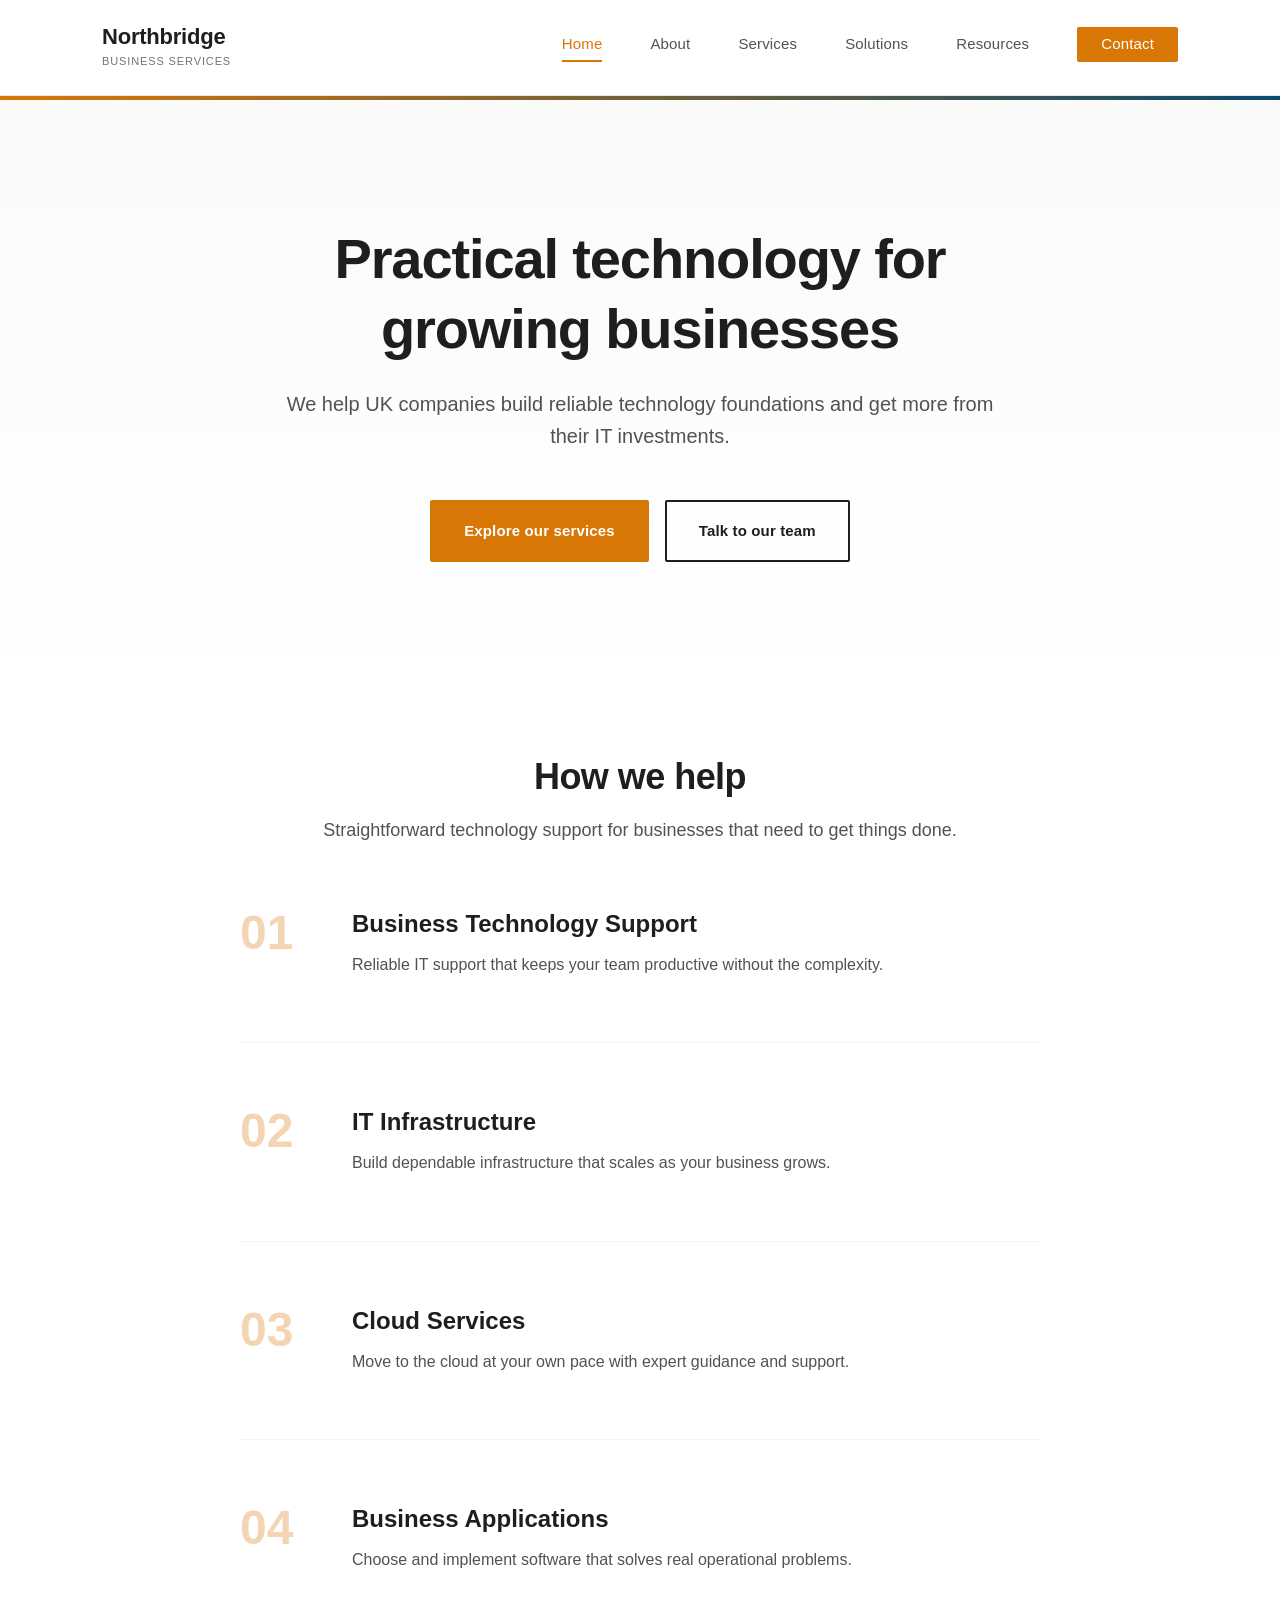
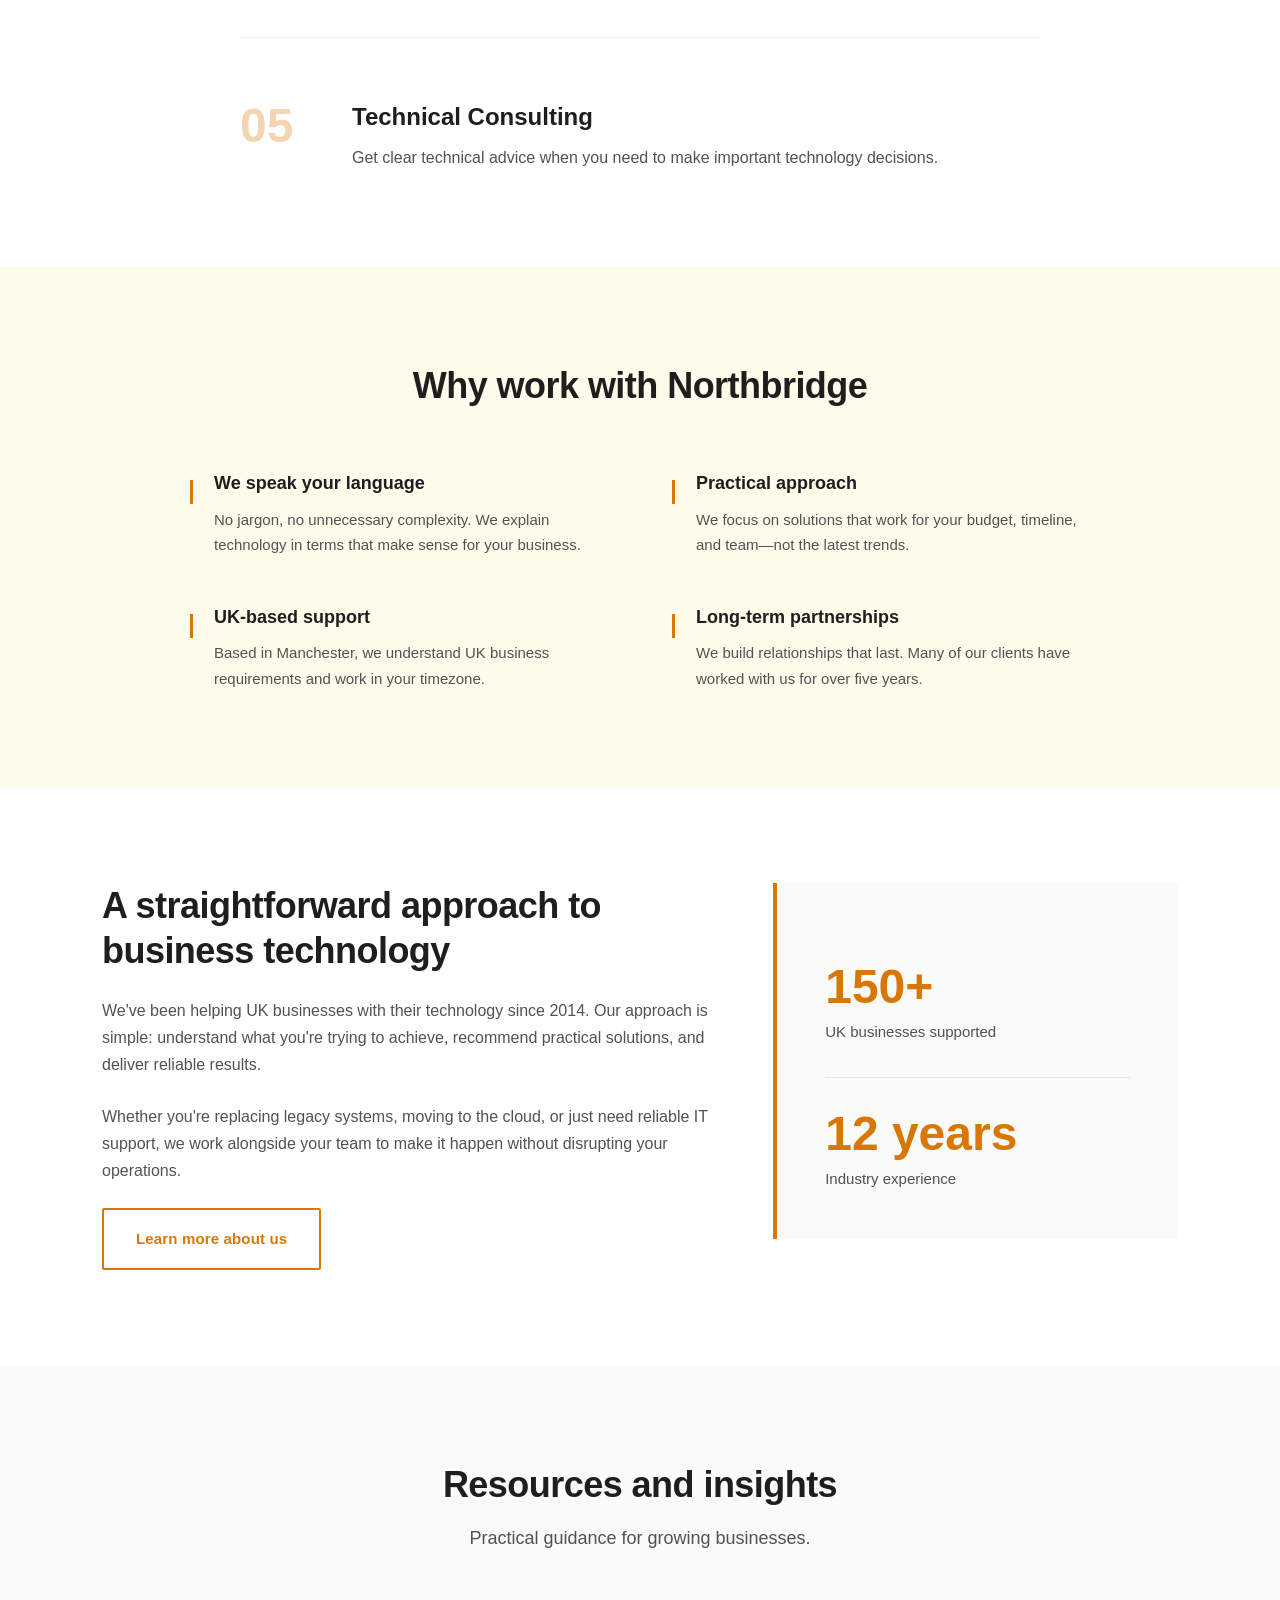
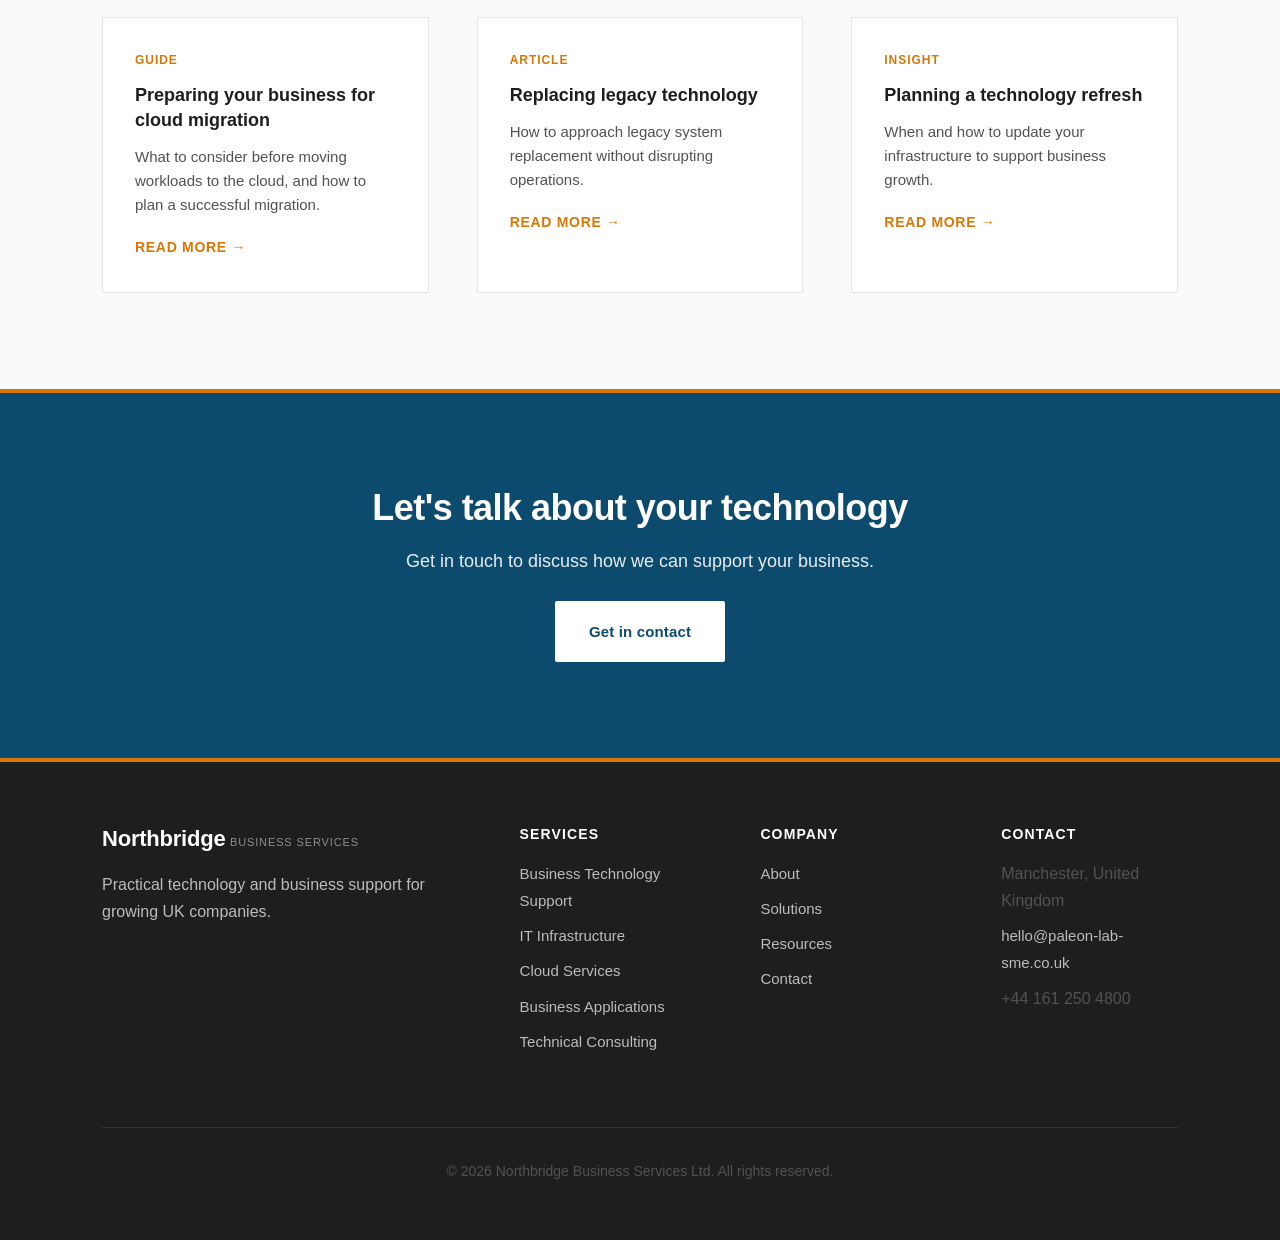
<file: index.html>
<!DOCTYPE html>
<html lang="en">
<head>
    <meta charset="UTF-8">
    <meta name="viewport" content="width=device-width, initial-scale=1.0">
    <title>Northbridge Business Services | Practical Technology for Growing UK Companies</title>
    <meta name="description" content="Professional technology and business support for growing UK companies. Expert IT infrastructure, cloud services, and technical consulting.">
    <link rel="stylesheet" href="/css/main.css">
</head>
<body>
    <header class="site-header">
        <div class="container">
            <div class="header-content">
                <a href="/" class="logo">
                    <span class="logo-text">Northbridge</span>
                    <span class="logo-tagline">Business Services</span>
                </a>
                <nav class="main-nav" id="mainNav">
                    <ul>
                        <li><a href="/" class="active">Home</a></li>
                        <li><a href="/about">About</a></li>
                        <li><a href="/services">Services</a></li>
                        <li><a href="/solutions">Solutions</a></li>
                        <li><a href="/resources">Resources</a></li>
                        <li><a href="/contact" class="nav-cta">Contact</a></li>
                    </ul>
                </nav>
                <button class="mobile-menu-toggle" id="mobileMenuToggle" aria-label="Toggle menu">
                    <span></span>
                    <span></span>
                    <span></span>
                </button>
            </div>
        </div>
    </header>

    <main>
        <section class="hero">
            <div class="container">
                <div class="hero-content">
                    <h1>Practical technology for growing businesses</h1>
                    <p class="hero-subtitle">We help UK companies build reliable technology foundations and get more from their IT investments.</p>
                    <div class="hero-actions">
                        <a href="/services" class="btn btn-primary">Explore our services</a>
                        <a href="/contact" class="btn btn-secondary">Talk to our team</a>
                    </div>
                </div>
            </div>
        </section>

        <section class="services-overview">
            <div class="container">
                <div class="section-header">
                    <h2>How we help</h2>
                    <p>Straightforward technology support for businesses that need to get things done.</p>
                </div>
                <div class="services-list">
                    <div class="service-item">
                        <div class="service-number">01</div>
                        <div class="service-content">
                            <h3>Business Technology Support</h3>
                            <p>Reliable IT support that keeps your team productive without the complexity.</p>
                        </div>
                    </div>
                    <div class="service-item">
                        <div class="service-number">02</div>
                        <div class="service-content">
                            <h3>IT Infrastructure</h3>
                            <p>Build dependable infrastructure that scales as your business grows.</p>
                        </div>
                    </div>
                    <div class="service-item">
                        <div class="service-number">03</div>
                        <div class="service-content">
                            <h3>Cloud Services</h3>
                            <p>Move to the cloud at your own pace with expert guidance and support.</p>
                        </div>
                    </div>
                    <div class="service-item">
                        <div class="service-number">04</div>
                        <div class="service-content">
                            <h3>Business Applications</h3>
                            <p>Choose and implement software that solves real operational problems.</p>
                        </div>
                    </div>
                    <div class="service-item">
                        <div class="service-number">05</div>
                        <div class="service-content">
                            <h3>Technical Consulting</h3>
                            <p>Get clear technical advice when you need to make important technology decisions.</p>
                        </div>
                    </div>
                </div>
            </div>
        </section>

        <section class="why-us">
            <div class="container">
                <div class="section-header">
                    <h2>Why work with Northbridge</h2>
                </div>
                <div class="reasons-grid">
                    <div class="reason">
                        <h3>We speak your language</h3>
                        <p>No jargon, no unnecessary complexity. We explain technology in terms that make sense for your business.</p>
                    </div>
                    <div class="reason">
                        <h3>Practical approach</h3>
                        <p>We focus on solutions that work for your budget, timeline, and team—not the latest trends.</p>
                    </div>
                    <div class="reason">
                        <h3>UK-based support</h3>
                        <p>Based in Manchester, we understand UK business requirements and work in your timezone.</p>
                    </div>
                    <div class="reason">
                        <h3>Long-term partnerships</h3>
                        <p>We build relationships that last. Many of our clients have worked with us for over five years.</p>
                    </div>
                </div>
            </div>
        </section>

        <section class="approach">
            <div class="container">
                <div class="approach-content">
                    <div class="approach-text">
                        <h2>A straightforward approach to business technology</h2>
                        <p>We've been helping UK businesses with their technology since 2014. Our approach is simple: understand what you're trying to achieve, recommend practical solutions, and deliver reliable results.</p>
                        <p>Whether you're replacing legacy systems, moving to the cloud, or just need reliable IT support, we work alongside your team to make it happen without disrupting your operations.</p>
                        <a href="/about" class="btn btn-outline">Learn more about us</a>
                    </div>
                    <div class="approach-visual">
                        <div class="stat-box">
                            <div class="stat-number">150+</div>
                            <div class="stat-label">UK businesses supported</div>
                        </div>
                        <div class="stat-box">
                            <div class="stat-number">12 years</div>
                            <div class="stat-label">Industry experience</div>
                        </div>
                    </div>
                </div>
            </div>
        </section>

        <section class="resources-highlight">
            <div class="container">
                <div class="section-header">
                    <h2>Resources and insights</h2>
                    <p>Practical guidance for growing businesses.</p>
                </div>
                <div class="resources-grid">
                    <article class="resource-card">
                        <div class="resource-meta">Guide</div>
                        <h3>Preparing your business for cloud migration</h3>
                        <p>What to consider before moving workloads to the cloud, and how to plan a successful migration.</p>
                        <a href="/resources" class="resource-link">Read more →</a>
                    </article>
                    <article class="resource-card">
                        <div class="resource-meta">Article</div>
                        <h3>Replacing legacy technology</h3>
                        <p>How to approach legacy system replacement without disrupting operations.</p>
                        <a href="/resources" class="resource-link">Read more →</a>
                    </article>
                    <article class="resource-card">
                        <div class="resource-meta">Insight</div>
                        <h3>Planning a technology refresh</h3>
                        <p>When and how to update your infrastructure to support business growth.</p>
                        <a href="/resources" class="resource-link">Read more →</a>
                    </article>
                </div>
            </div>
        </section>

        <section class="cta-section">
            <div class="container">
                <div class="cta-content">
                    <h2>Let's talk about your technology</h2>
                    <p>Get in touch to discuss how we can support your business.</p>
                    <a href="/contact" class="btn btn-primary">Get in contact</a>
                </div>
            </div>
        </section>
    </main>

    <footer class="site-footer">
        <div class="container">
            <div class="footer-content">
                <div class="footer-col footer-col-main">
                    <div class="footer-logo">
                        <span class="logo-text">Northbridge</span>
                        <span class="logo-tagline">Business Services</span>
                    </div>
                    <p>Practical technology and business support for growing UK companies.</p>
                </div>
                <div class="footer-col">
                    <h4>Services</h4>
                    <ul>
                        <li><a href="/services">Business Technology Support</a></li>
                        <li><a href="/services">IT Infrastructure</a></li>
                        <li><a href="/services">Cloud Services</a></li>
                        <li><a href="/services">Business Applications</a></li>
                        <li><a href="/services">Technical Consulting</a></li>
                    </ul>
                </div>
                <div class="footer-col">
                    <h4>Company</h4>
                    <ul>
                        <li><a href="/about">About</a></li>
                        <li><a href="/solutions">Solutions</a></li>
                        <li><a href="/resources">Resources</a></li>
                        <li><a href="/contact">Contact</a></li>
                    </ul>
                </div>
                <div class="footer-col">
                    <h4>Contact</h4>
                    <ul>
                        <li>Manchester, United Kingdom</li>
                        <li><a href="mailto:hello@paleon-lab-sme.co.uk">hello@paleon-lab-sme.co.uk</a></li>
                        <li>+44 161 250 4800</li>
                    </ul>
                </div>
            </div>
            <div class="footer-bottom">
                <p>&copy; 2026 Northbridge Business Services Ltd. All rights reserved.</p>
            </div>
        </div>
    </footer>

    <script src="/js/main.js"></script>
</body>
</html>
</file>
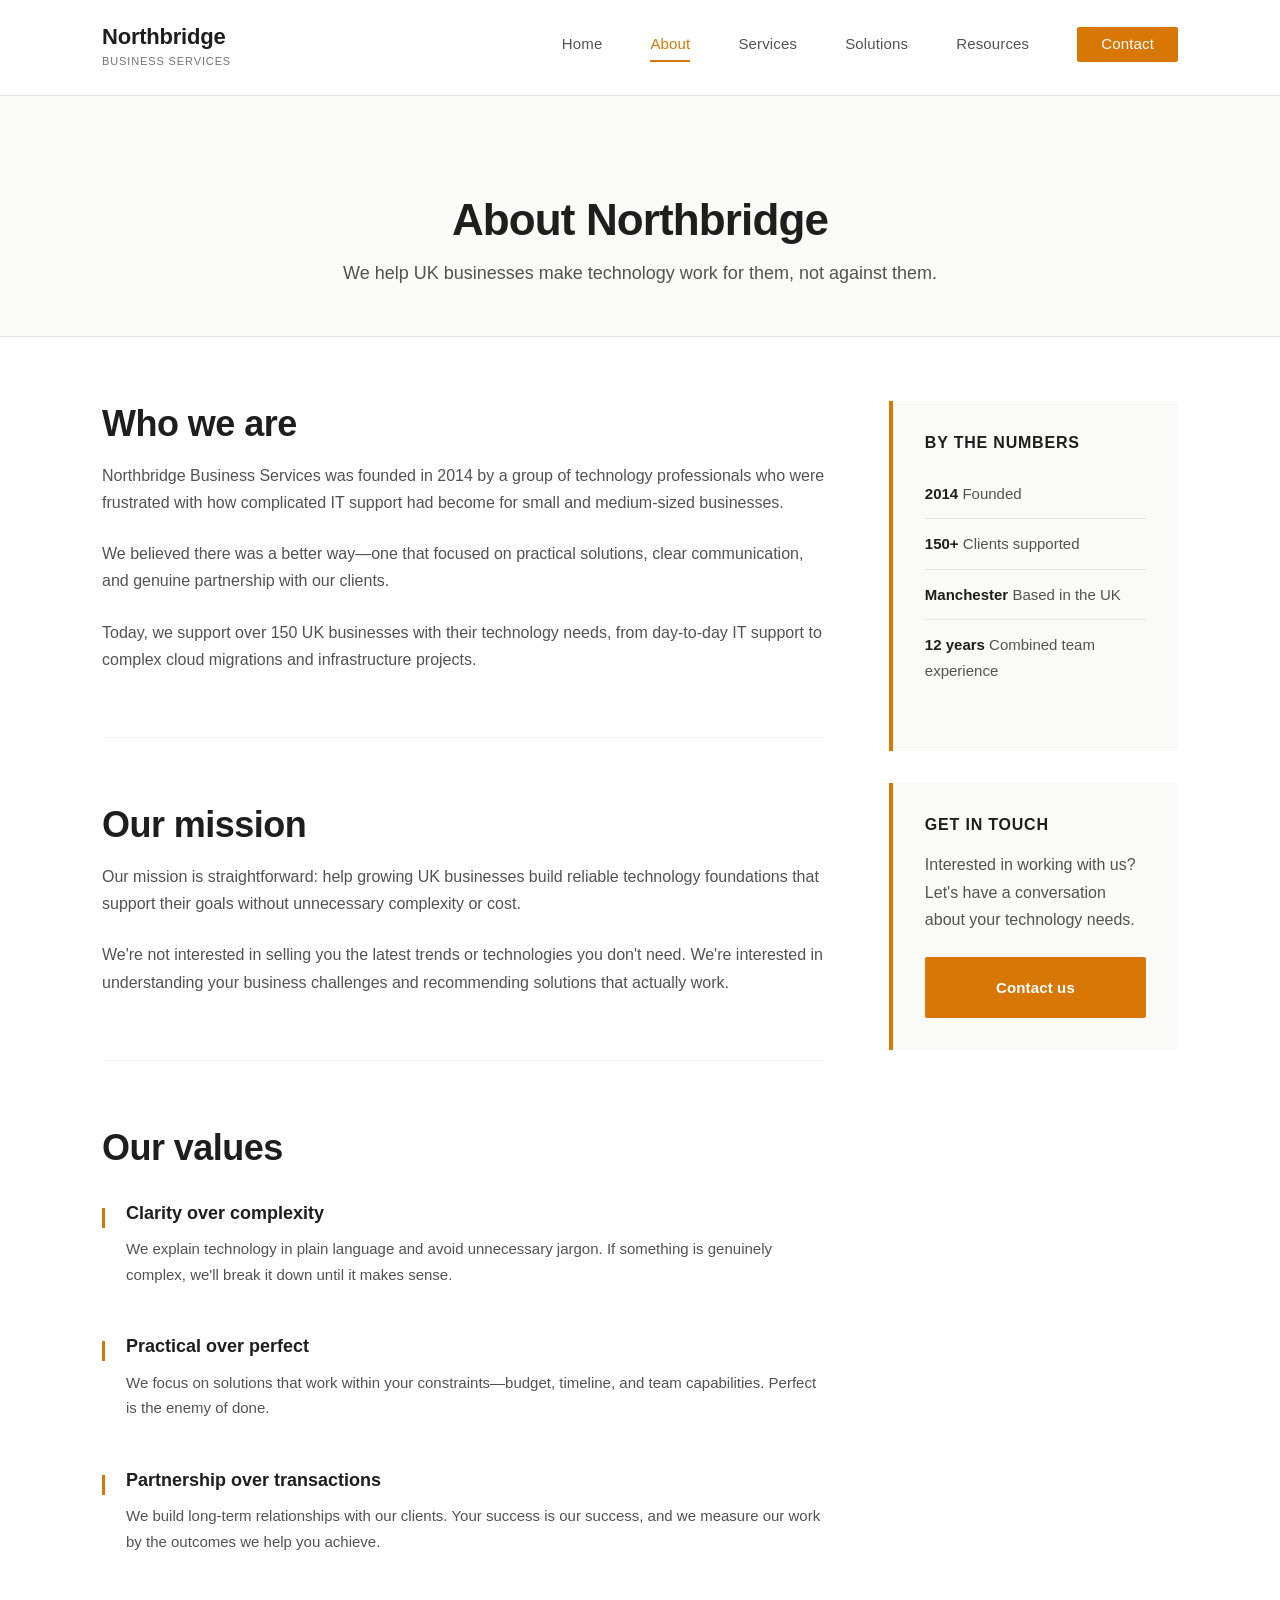
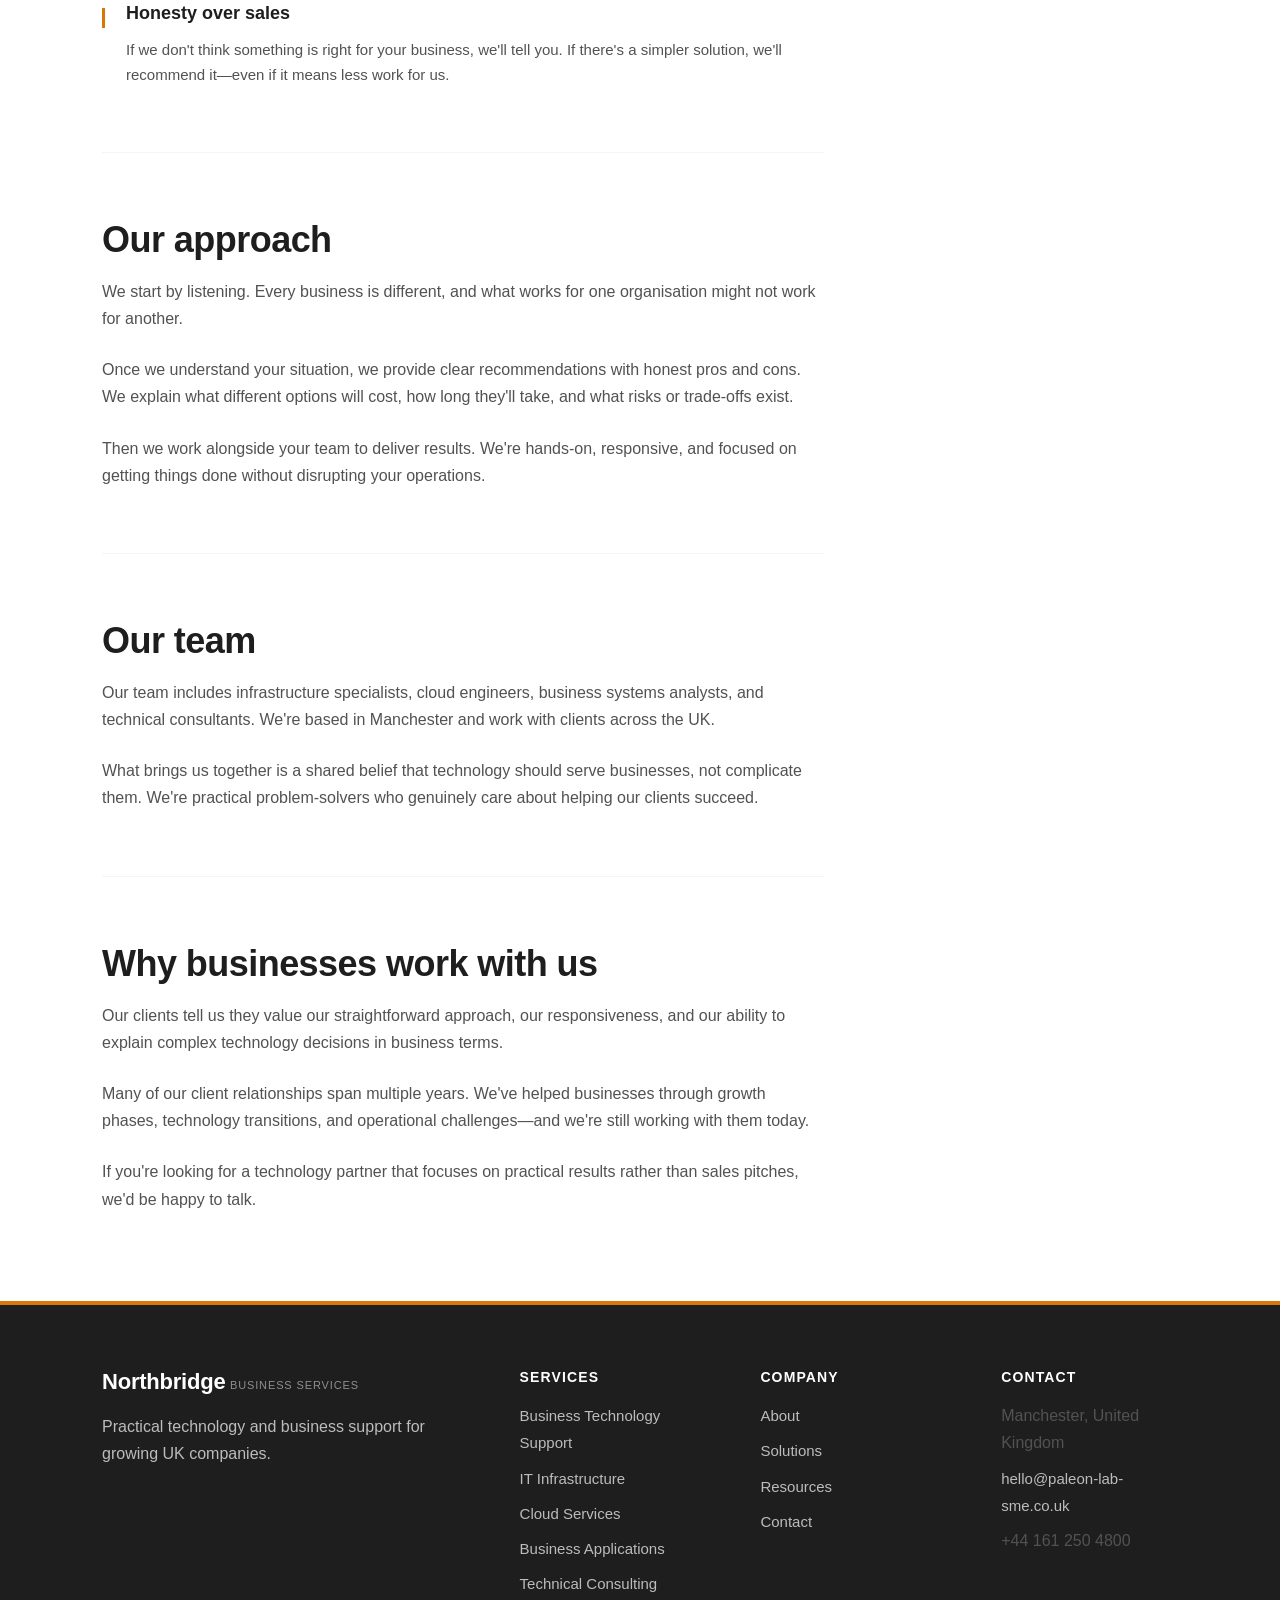
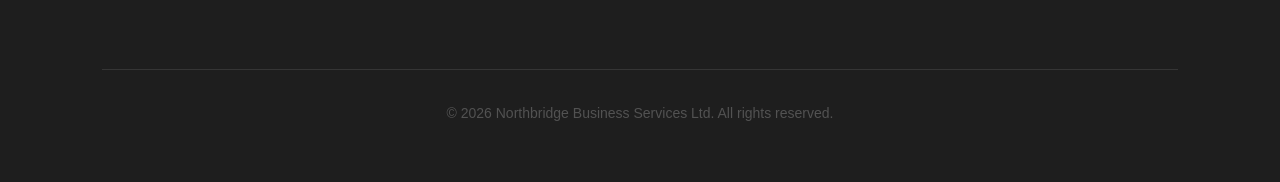
<file: about/index.html>
<!DOCTYPE html>
<html lang="en">
<head>
    <meta charset="UTF-8">
    <meta name="viewport" content="width=device-width, initial-scale=1.0">
    <title>About Us | Northbridge Business Services</title>
    <meta name="description" content="Learn about Northbridge Business Services - delivering practical technology support to UK businesses since 2014.">
    <link rel="stylesheet" href="/css/main.css">
</head>
<body>
    <header class="site-header">
        <div class="container">
            <div class="header-content">
                <a href="/" class="logo">
                    <span class="logo-text">Northbridge</span>
                    <span class="logo-tagline">Business Services</span>
                </a>
                <nav class="main-nav" id="mainNav">
                    <ul>
                        <li><a href="/">Home</a></li>
                        <li><a href="/about" class="active">About</a></li>
                        <li><a href="/services">Services</a></li>
                        <li><a href="/solutions">Solutions</a></li>
                        <li><a href="/resources">Resources</a></li>
                        <li><a href="/contact" class="nav-cta">Contact</a></li>
                    </ul>
                </nav>
                <button class="mobile-menu-toggle" id="mobileMenuToggle" aria-label="Toggle menu">
                    <span></span>
                    <span></span>
                    <span></span>
                </button>
            </div>
        </div>
    </header>

    <main>
        <section class="page-hero">
            <div class="container">
                <h1>About Northbridge</h1>
                <p class="hero-subtitle">We help UK businesses make technology work for them, not against them.</p>
            </div>
        </section>

        <section class="content-section">
            <div class="container">
                <div class="content-grid">
                    <div class="content-main">
                        <h2>Who we are</h2>
                        <p>Northbridge Business Services was founded in 2014 by a group of technology professionals who were frustrated with how complicated IT support had become for small and medium-sized businesses.</p>
                        <p>We believed there was a better way—one that focused on practical solutions, clear communication, and genuine partnership with our clients.</p>
                        <p>Today, we support over 150 UK businesses with their technology needs, from day-to-day IT support to complex cloud migrations and infrastructure projects.</p>

                        <h2>Our mission</h2>
                        <p>Our mission is straightforward: help growing UK businesses build reliable technology foundations that support their goals without unnecessary complexity or cost.</p>
                        <p>We're not interested in selling you the latest trends or technologies you don't need. We're interested in understanding your business challenges and recommending solutions that actually work.</p>

                        <h2>Our values</h2>
                        <div class="values-list">
                            <div class="value-item">
                                <h3>Clarity over complexity</h3>
                                <p>We explain technology in plain language and avoid unnecessary jargon. If something is genuinely complex, we'll break it down until it makes sense.</p>
                            </div>
                            <div class="value-item">
                                <h3>Practical over perfect</h3>
                                <p>We focus on solutions that work within your constraints—budget, timeline, and team capabilities. Perfect is the enemy of done.</p>
                            </div>
                            <div class="value-item">
                                <h3>Partnership over transactions</h3>
                                <p>We build long-term relationships with our clients. Your success is our success, and we measure our work by the outcomes we help you achieve.</p>
                            </div>
                            <div class="value-item">
                                <h3>Honesty over sales</h3>
                                <p>If we don't think something is right for your business, we'll tell you. If there's a simpler solution, we'll recommend it—even if it means less work for us.</p>
                            </div>
                        </div>

                        <h2>Our approach</h2>
                        <p>We start by listening. Every business is different, and what works for one organisation might not work for another.</p>
                        <p>Once we understand your situation, we provide clear recommendations with honest pros and cons. We explain what different options will cost, how long they'll take, and what risks or trade-offs exist.</p>
                        <p>Then we work alongside your team to deliver results. We're hands-on, responsive, and focused on getting things done without disrupting your operations.</p>

                        <h2>Our team</h2>
                        <p>Our team includes infrastructure specialists, cloud engineers, business systems analysts, and technical consultants. We're based in Manchester and work with clients across the UK.</p>
                        <p>What brings us together is a shared belief that technology should serve businesses, not complicate them. We're practical problem-solvers who genuinely care about helping our clients succeed.</p>

                        <h2>Why businesses work with us</h2>
                        <p>Our clients tell us they value our straightforward approach, our responsiveness, and our ability to explain complex technology decisions in business terms.</p>
                        <p>Many of our client relationships span multiple years. We've helped businesses through growth phases, technology transitions, and operational challenges—and we're still working with them today.</p>
                        <p>If you're looking for a technology partner that focuses on practical results rather than sales pitches, we'd be happy to talk.</p>
                    </div>
                    <aside class="content-sidebar">
                        <div class="sidebar-card">
                            <h3>By the numbers</h3>
                            <ul class="stats-list">
                                <li><strong>2014</strong> Founded</li>
                                <li><strong>150+</strong> Clients supported</li>
                                <li><strong>Manchester</strong> Based in the UK</li>
                                <li><strong>12 years</strong> Combined team experience</li>
                            </ul>
                        </div>
                        <div class="sidebar-card">
                            <h3>Get in touch</h3>
                            <p>Interested in working with us? Let's have a conversation about your technology needs.</p>
                            <a href="/contact" class="btn btn-primary btn-block">Contact us</a>
                        </div>
                    </aside>
                </div>
            </div>
        </section>
    </main>

    <footer class="site-footer">
        <div class="container">
            <div class="footer-content">
                <div class="footer-col footer-col-main">
                    <div class="footer-logo">
                        <span class="logo-text">Northbridge</span>
                        <span class="logo-tagline">Business Services</span>
                    </div>
                    <p>Practical technology and business support for growing UK companies.</p>
                </div>
                <div class="footer-col">
                    <h4>Services</h4>
                    <ul>
                        <li><a href="/services">Business Technology Support</a></li>
                        <li><a href="/services">IT Infrastructure</a></li>
                        <li><a href="/services">Cloud Services</a></li>
                        <li><a href="/services">Business Applications</a></li>
                        <li><a href="/services">Technical Consulting</a></li>
                    </ul>
                </div>
                <div class="footer-col">
                    <h4>Company</h4>
                    <ul>
                        <li><a href="/about">About</a></li>
                        <li><a href="/solutions">Solutions</a></li>
                        <li><a href="/resources">Resources</a></li>
                        <li><a href="/contact">Contact</a></li>
                    </ul>
                </div>
                <div class="footer-col">
                    <h4>Contact</h4>
                    <ul>
                        <li>Manchester, United Kingdom</li>
                        <li><a href="mailto:hello@paleon-lab-sme.co.uk">hello@paleon-lab-sme.co.uk</a></li>
                        <li>+44 161 250 4800</li>
                    </ul>
                </div>
            </div>
            <div class="footer-bottom">
                <p>&copy; 2026 Northbridge Business Services Ltd. All rights reserved.</p>
            </div>
        </div>
    </footer>

    <script src="/js/main.js"></script>
</body>
</html>
</file>
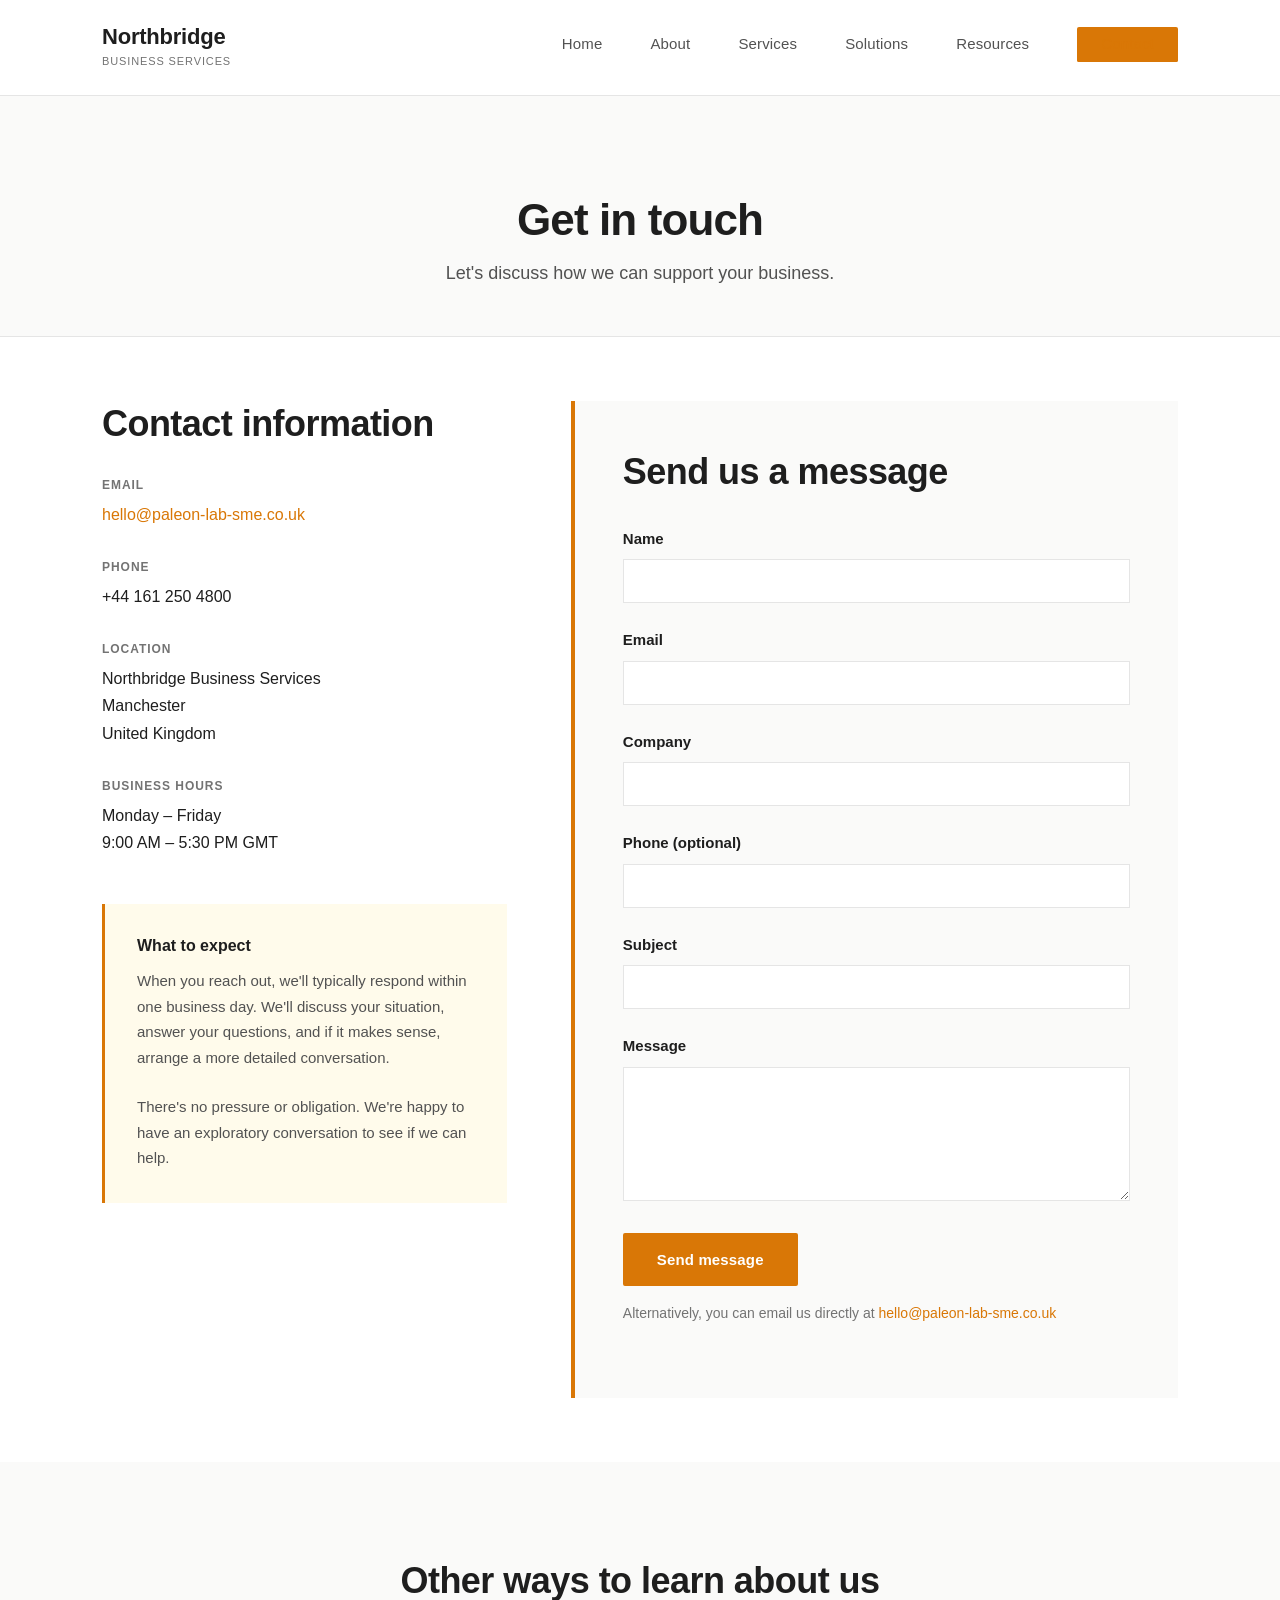
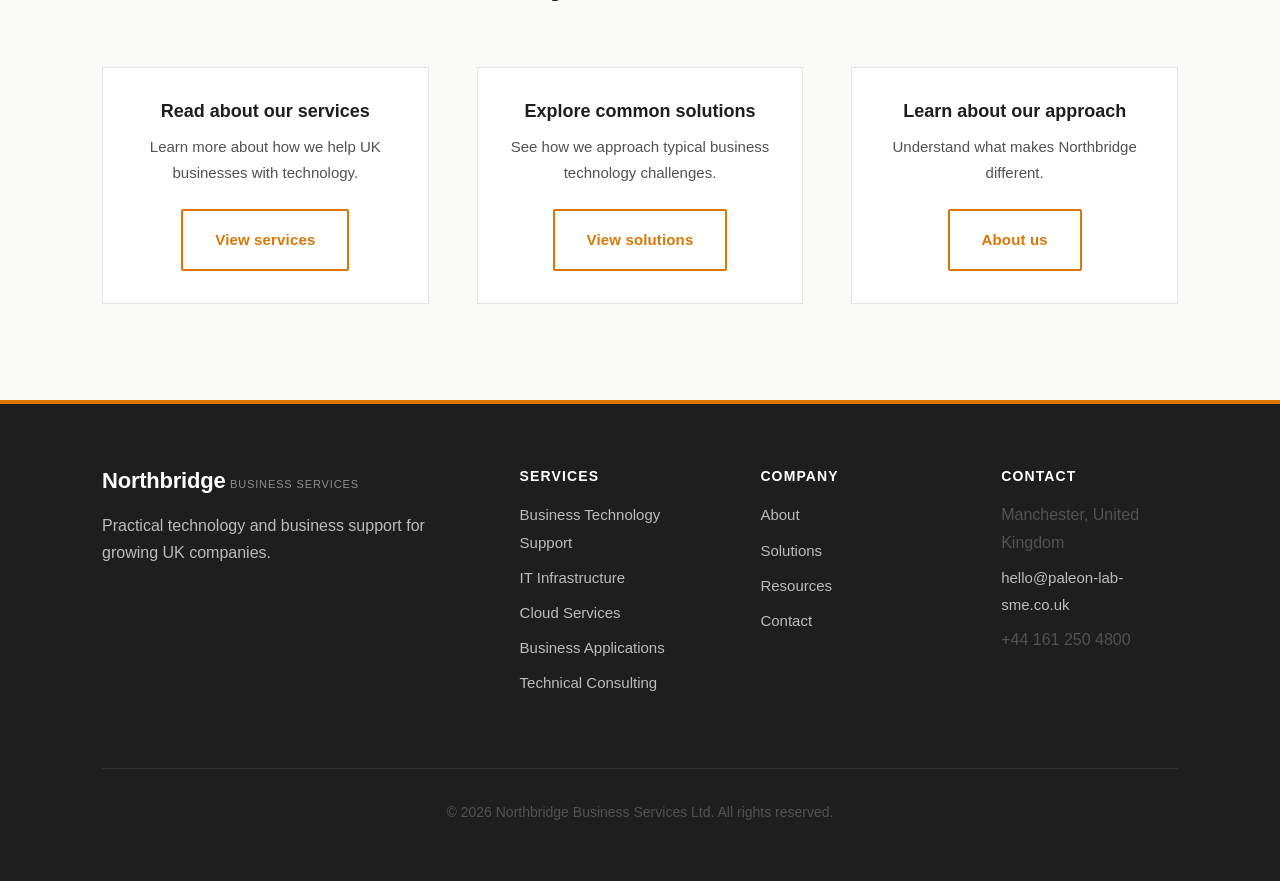
<file: contact/index.html>
<!DOCTYPE html>
<html lang="en">
<head>
    <meta charset="UTF-8">
    <meta name="viewport" content="width=device-width, initial-scale=1.0">
    <title>Contact Us | Northbridge Business Services</title>
    <meta name="description" content="Get in touch with Northbridge Business Services. Based in Manchester, serving businesses across the UK.">
    <link rel="stylesheet" href="/css/main.css">
</head>
<body>
    <header class="site-header">
        <div class="container">
            <div class="header-content">
                <a href="/" class="logo">
                    <span class="logo-text">Northbridge</span>
                    <span class="logo-tagline">Business Services</span>
                </a>
                <nav class="main-nav" id="mainNav">
                    <ul>
                        <li><a href="/">Home</a></li>
                        <li><a href="/about">About</a></li>
                        <li><a href="/services">Services</a></li>
                        <li><a href="/solutions">Solutions</a></li>
                        <li><a href="/resources">Resources</a></li>
                        <li><a href="/contact" class="nav-cta active">Contact</a></li>
                    </ul>
                </nav>
                <button class="mobile-menu-toggle" id="mobileMenuToggle" aria-label="Toggle menu">
                    <span></span>
                    <span></span>
                    <span></span>
                </button>
            </div>
        </div>
    </header>

    <main>
        <section class="page-hero">
            <div class="container">
                <h1>Get in touch</h1>
                <p class="hero-subtitle">Let's discuss how we can support your business.</p>
            </div>
        </section>

        <section class="contact-section">
            <div class="container">
                <div class="contact-grid">
                    <div class="contact-info">
                        <h2>Contact information</h2>
                        <div class="contact-details">
                            <div class="contact-item">
                                <h3>Email</h3>
                                <p><a href="mailto:hello@paleon-lab-sme.co.uk">hello@paleon-lab-sme.co.uk</a></p>
                            </div>
                            <div class="contact-item">
                                <h3>Phone</h3>
                                <p>+44 161 250 4800</p>
                            </div>
                            <div class="contact-item">
                                <h3>Location</h3>
                                <p>Northbridge Business Services<br>
                                Manchester<br>
                                United Kingdom</p>
                            </div>
                            <div class="contact-item">
                                <h3>Business hours</h3>
                                <p>Monday – Friday<br>
                                9:00 AM – 5:30 PM GMT</p>
                            </div>
                        </div>

                        <div class="contact-note">
                            <h3>What to expect</h3>
                            <p>When you reach out, we'll typically respond within one business day. We'll discuss your situation, answer your questions, and if it makes sense, arrange a more detailed conversation.</p>
                            <p>There's no pressure or obligation. We're happy to have an exploratory conversation to see if we can help.</p>
                        </div>
                    </div>

                    <div class="contact-form-container">
                        <h2>Send us a message</h2>
                        <form class="contact-form" id="contactForm" action="mailto:hello@paleon-lab-sme.co.uk" method="get">
                            <div class="form-group">
                                <label for="name">Name</label>
                                <input type="text" id="name" name="name" required>
                            </div>
                            <div class="form-group">
                                <label for="email">Email</label>
                                <input type="email" id="email" name="email" required>
                            </div>
                            <div class="form-group">
                                <label for="company">Company</label>
                                <input type="text" id="company" name="company">
                            </div>
                            <div class="form-group">
                                <label for="phone">Phone (optional)</label>
                                <input type="tel" id="phone" name="phone">
                            </div>
                            <div class="form-group">
                                <label for="subject">Subject</label>
                                <input type="text" id="subject" name="subject" required>
                            </div>
                            <div class="form-group">
                                <label for="message">Message</label>
                                <textarea id="message" name="body" rows="6" required></textarea>
                            </div>
                            <button type="submit" class="btn btn-primary">Send message</button>
                            <p class="form-note">Alternatively, you can email us directly at <a href="mailto:hello@paleon-lab-sme.co.uk">hello@paleon-lab-sme.co.uk</a></p>
                        </form>
                    </div>
                </div>
            </div>
        </section>

        <section class="contact-alternative">
            <div class="container">
                <div class="section-header">
                    <h2>Other ways to learn about us</h2>
                </div>
                <div class="alternative-grid">
                    <div class="alternative-card">
                        <h3>Read about our services</h3>
                        <p>Learn more about how we help UK businesses with technology.</p>
                        <a href="/services" class="btn btn-outline">View services</a>
                    </div>
                    <div class="alternative-card">
                        <h3>Explore common solutions</h3>
                        <p>See how we approach typical business technology challenges.</p>
                        <a href="/solutions" class="btn btn-outline">View solutions</a>
                    </div>
                    <div class="alternative-card">
                        <h3>Learn about our approach</h3>
                        <p>Understand what makes Northbridge different.</p>
                        <a href="/about" class="btn btn-outline">About us</a>
                    </div>
                </div>
            </div>
        </section>
    </main>

    <footer class="site-footer">
        <div class="container">
            <div class="footer-content">
                <div class="footer-col footer-col-main">
                    <div class="footer-logo">
                        <span class="logo-text">Northbridge</span>
                        <span class="logo-tagline">Business Services</span>
                    </div>
                    <p>Practical technology and business support for growing UK companies.</p>
                </div>
                <div class="footer-col">
                    <h4>Services</h4>
                    <ul>
                        <li><a href="/services">Business Technology Support</a></li>
                        <li><a href="/services">IT Infrastructure</a></li>
                        <li><a href="/services">Cloud Services</a></li>
                        <li><a href="/services">Business Applications</a></li>
                        <li><a href="/services">Technical Consulting</a></li>
                    </ul>
                </div>
                <div class="footer-col">
                    <h4>Company</h4>
                    <ul>
                        <li><a href="/about">About</a></li>
                        <li><a href="/solutions">Solutions</a></li>
                        <li><a href="/resources">Resources</a></li>
                        <li><a href="/contact">Contact</a></li>
                    </ul>
                </div>
                <div class="footer-col">
                    <h4>Contact</h4>
                    <ul>
                        <li>Manchester, United Kingdom</li>
                        <li><a href="mailto:hello@paleon-lab-sme.co.uk">hello@paleon-lab-sme.co.uk</a></li>
                        <li>+44 161 250 4800</li>
                    </ul>
                </div>
            </div>
            <div class="footer-bottom">
                <p>&copy; 2026 Northbridge Business Services Ltd. All rights reserved.</p>
            </div>
        </div>
    </footer>

    <script src="/js/main.js"></script>
</body>
</html>
</file>
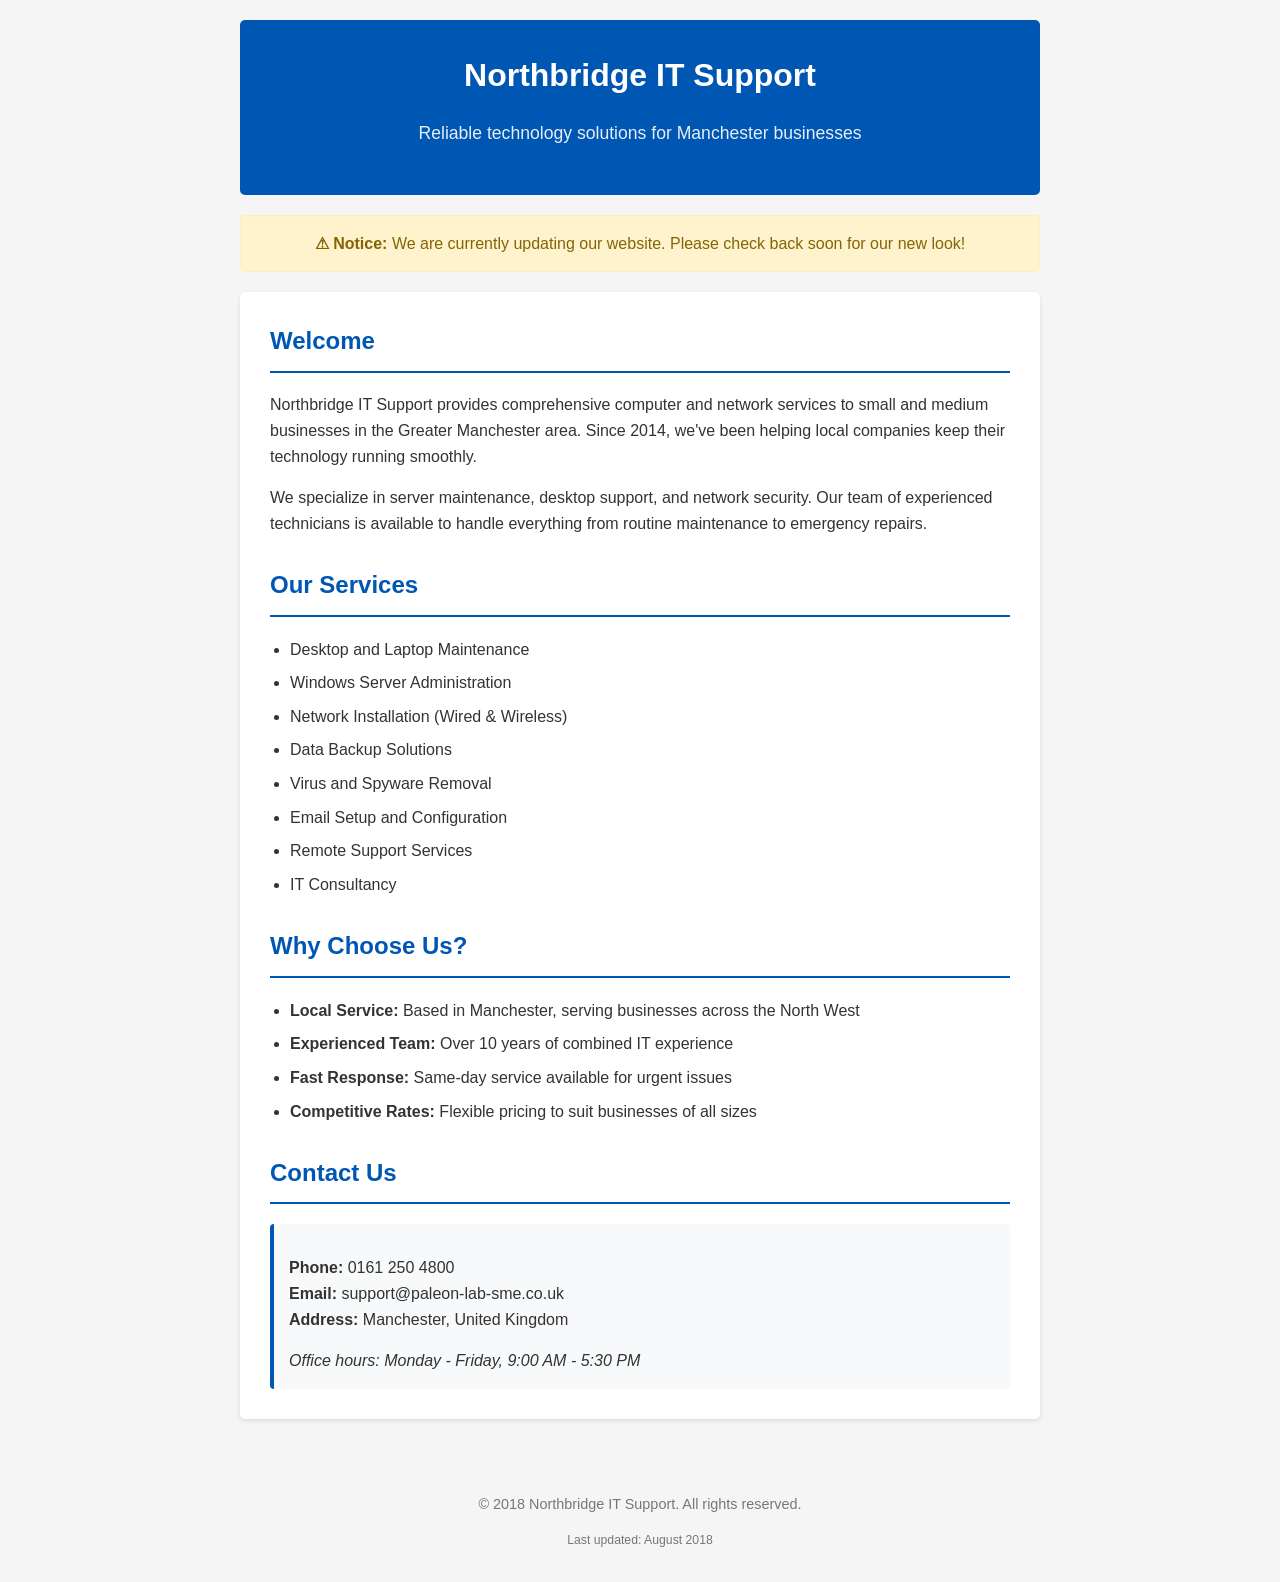
<file: old-site/index.html>
<!DOCTYPE html>
<html lang="en">
<head>
    <meta charset="UTF-8">
    <meta name="viewport" content="width=device-width, initial-scale=1.0">
    <title>Northbridge IT Support</title>
    <style>
        body {
            font-family: Arial, sans-serif;
            line-height: 1.6;
            color: #333;
            max-width: 800px;
            margin: 0 auto;
            padding: 20px;
            background: #f5f5f5;
        }
        header {
            background: #0056b3;
            color: white;
            padding: 30px 20px;
            border-radius: 5px;
            text-align: center;
            margin-bottom: 20px;
        }
        h1 {
            margin: 0 0 10px 0;
            font-size: 2em;
        }
        .tagline {
            font-size: 1.1em;
            opacity: 0.9;
        }
        .alert {
            background: #fff3cd;
            color: #856404;
            padding: 15px;
            border: 1px solid #ffeeba;
            border-radius: 4px;
            margin-bottom: 20px;
            text-align: center;
        }
        .content {
            background: white;
            padding: 30px;
            border-radius: 5px;
            box-shadow: 0 2px 4px rgba(0,0,0,0.1);
        }
        h2 {
            color: #0056b3;
            border-bottom: 2px solid #0056b3;
            padding-bottom: 10px;
            margin-top: 30px;
        }
        h2:first-child {
            margin-top: 0;
        }
        ul {
            padding-left: 20px;
        }
        li {
            margin-bottom: 8px;
        }
        .contact-info {
            background: #f8f9fa;
            padding: 15px;
            border-radius: 4px;
            border-left: 4px solid #0056b3;
        }
        footer {
            margin-top: 40px;
            padding-top: 20px;
            text-align: center;
            font-size: 0.9em;
            color: #777;
        }
    </style>
</head>
<body>
    <header>
        <h1>Northbridge IT Support</h1>
        <p class="tagline">Reliable technology solutions for Manchester businesses</p>
    </header>

    <div class="alert">
        <strong>⚠ Notice:</strong> We are currently updating our website. Please check back soon for our new look!
    </div>

    <div class="content">
        <h2>Welcome</h2>
        <p>Northbridge IT Support provides comprehensive computer and network services to small and medium businesses in the Greater Manchester area. Since 2014, we've been helping local companies keep their technology running smoothly.</p>

        <p>We specialize in server maintenance, desktop support, and network security. Our team of experienced technicians is available to handle everything from routine maintenance to emergency repairs.</p>

        <h2>Our Services</h2>
        <ul>
            <li>Desktop and Laptop Maintenance</li>
            <li>Windows Server Administration</li>
            <li>Network Installation (Wired & Wireless)</li>
            <li>Data Backup Solutions</li>
            <li>Virus and Spyware Removal</li>
            <li>Email Setup and Configuration</li>
            <li>Remote Support Services</li>
            <li>IT Consultancy</li>
        </ul>

        <h2>Why Choose Us?</h2>
        <ul>
            <li><strong>Local Service:</strong> Based in Manchester, serving businesses across the North West</li>
            <li><strong>Experienced Team:</strong> Over 10 years of combined IT experience</li>
            <li><strong>Fast Response:</strong> Same-day service available for urgent issues</li>
            <li><strong>Competitive Rates:</strong> Flexible pricing to suit businesses of all sizes</li>
        </ul>

        <h2>Contact Us</h2>
        <div class="contact-info">
            <p><strong>Phone:</strong> 0161 250 4800<br>
            <strong>Email:</strong> support@paleon-lab-sme.co.uk<br>
            <strong>Address:</strong> Manchester, United Kingdom</p>
            <p style="margin-top: 15px; margin-bottom: 0;"><em>Office hours: Monday - Friday, 9:00 AM - 5:30 PM</em></p>
        </div>
    </div>

    <footer>
        <p>&copy; 2018 Northbridge IT Support. All rights reserved.</p>
        <p style="font-size: 0.85em; margin-top: 5px;">Last updated: August 2018</p>
    </footer>
</body>
</html>
</file>
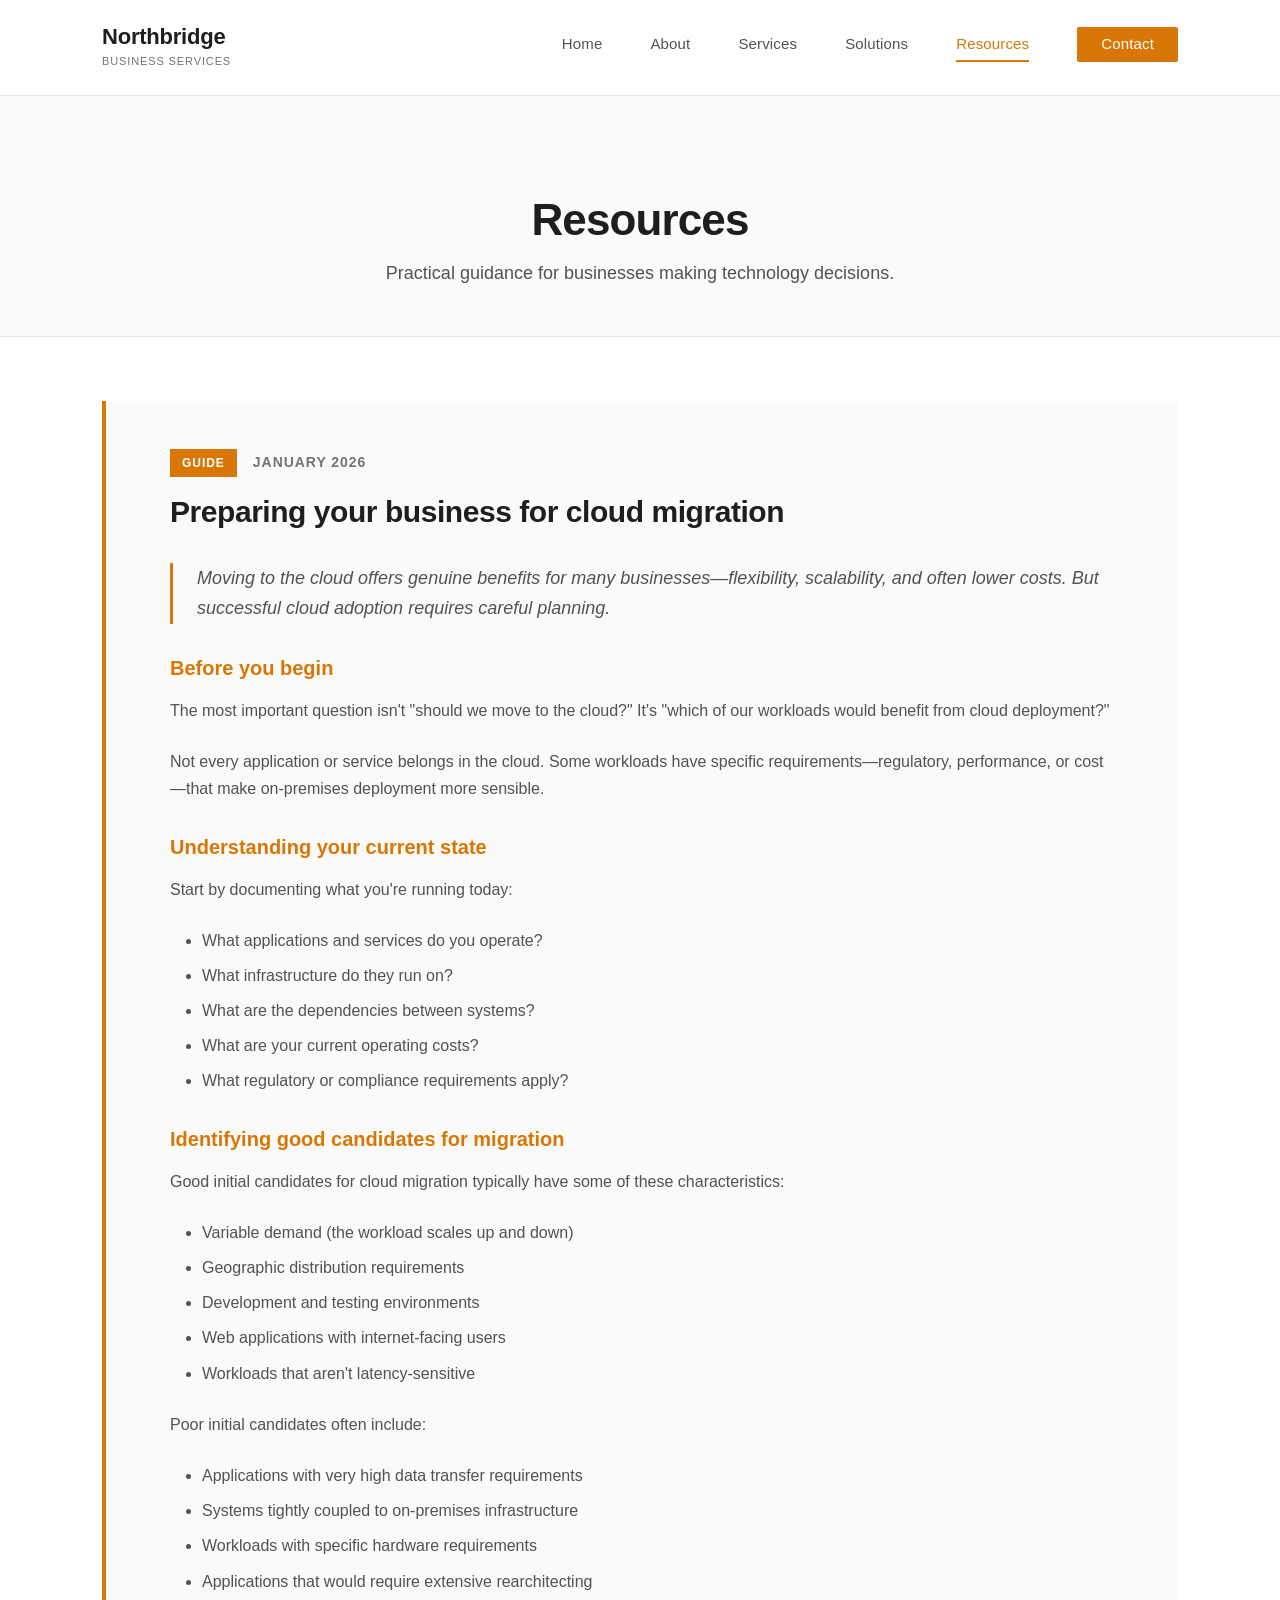
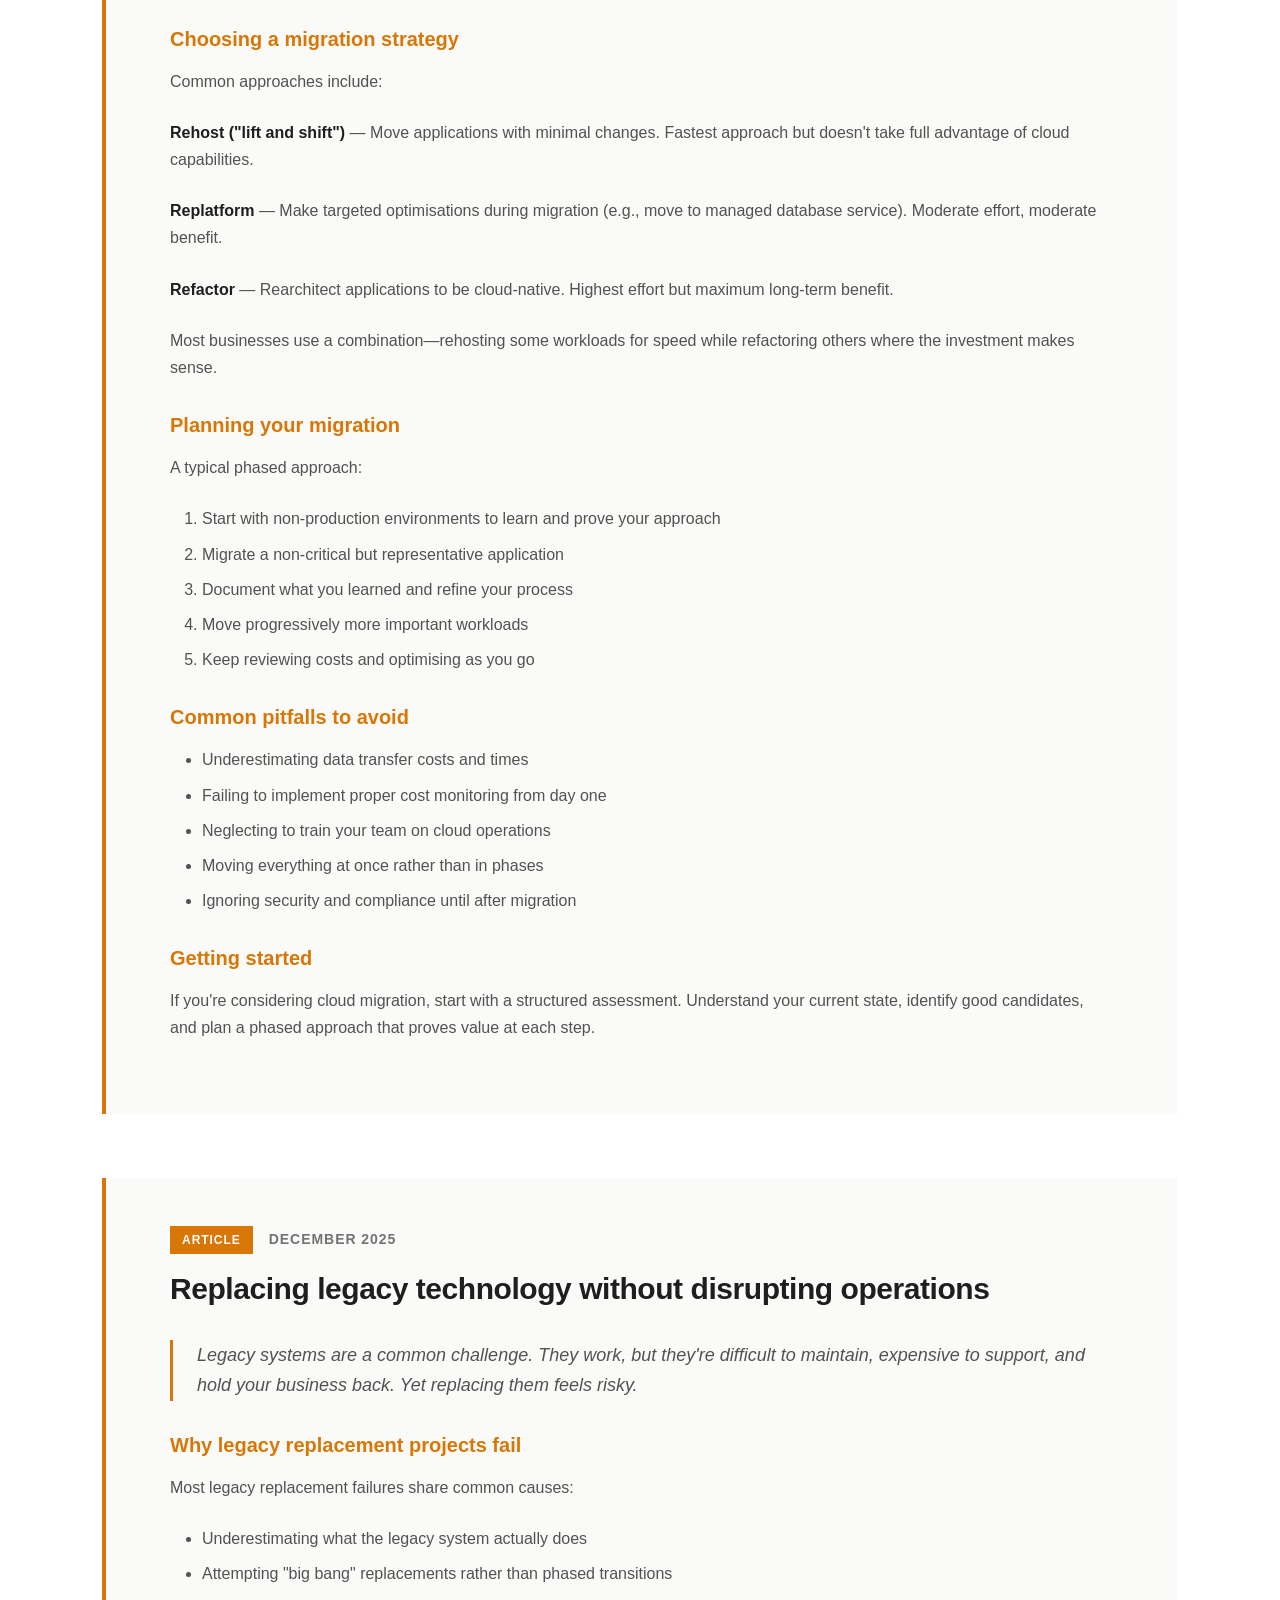
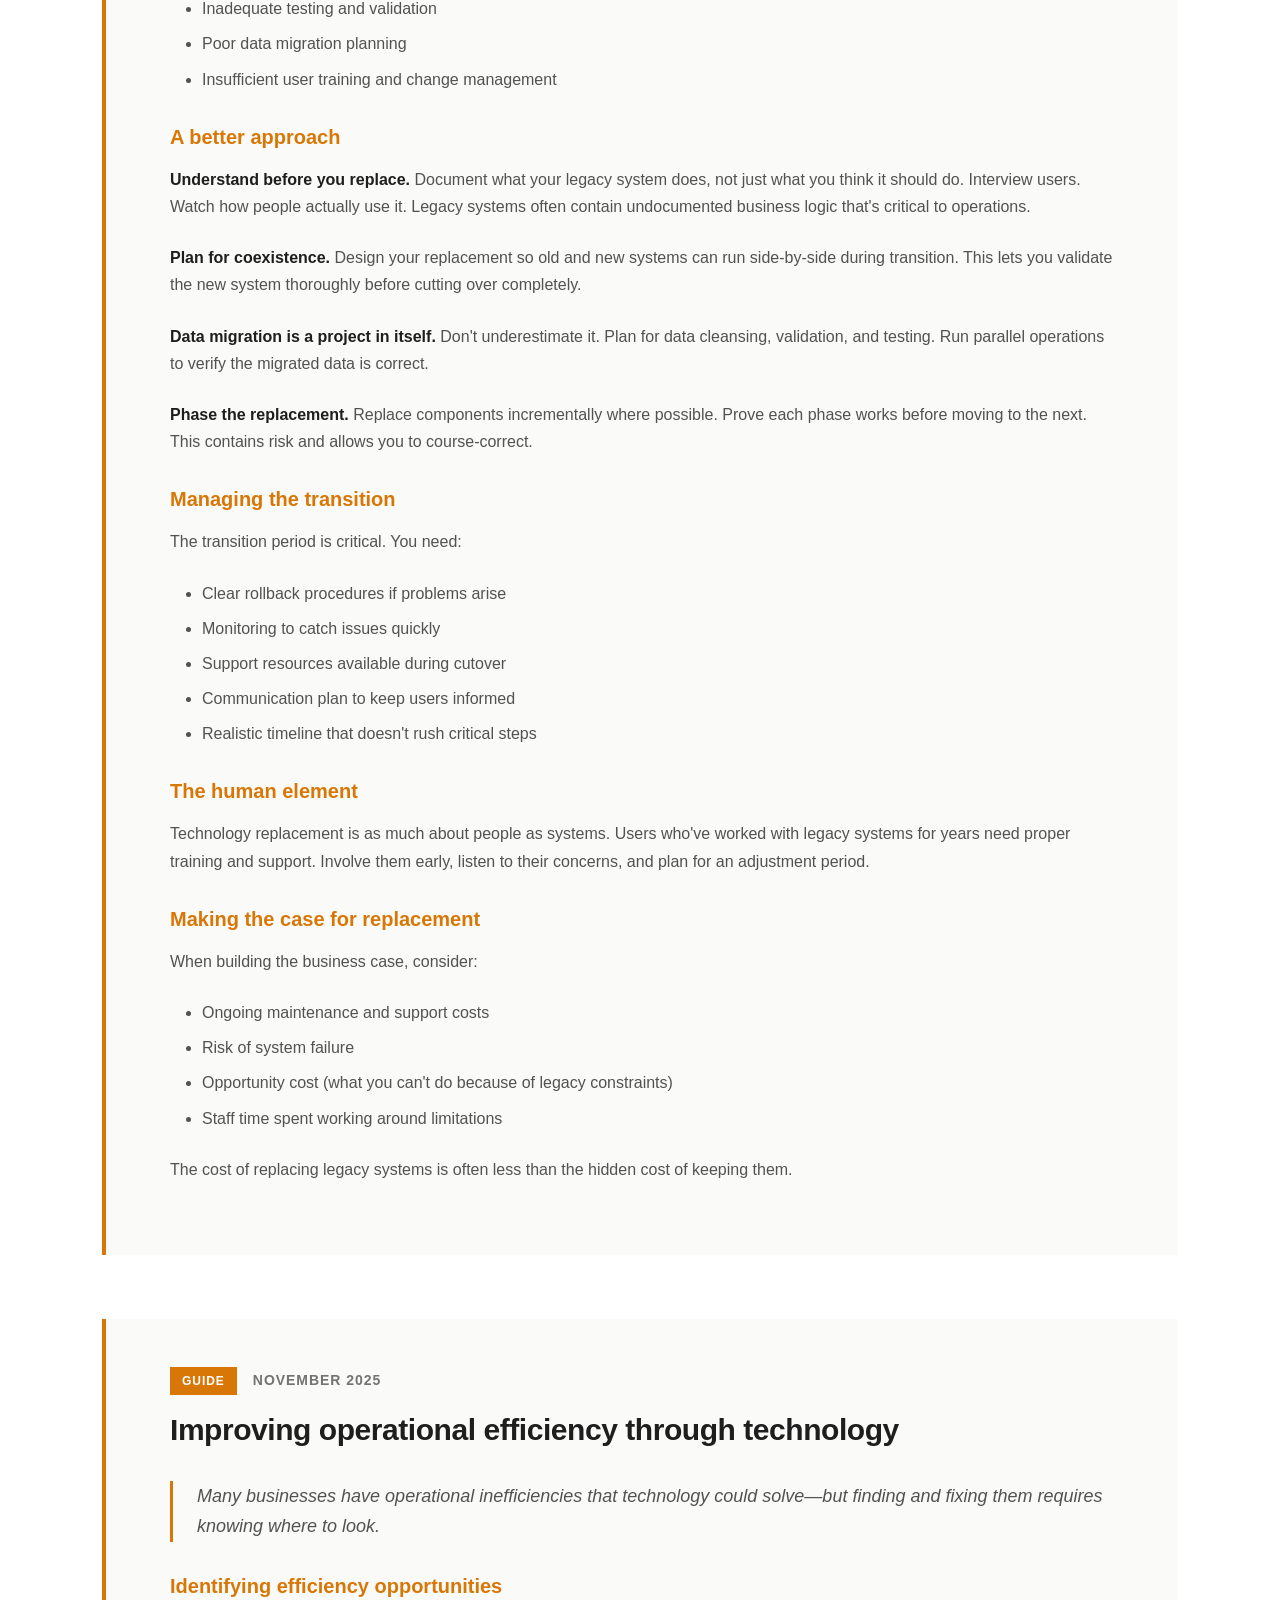
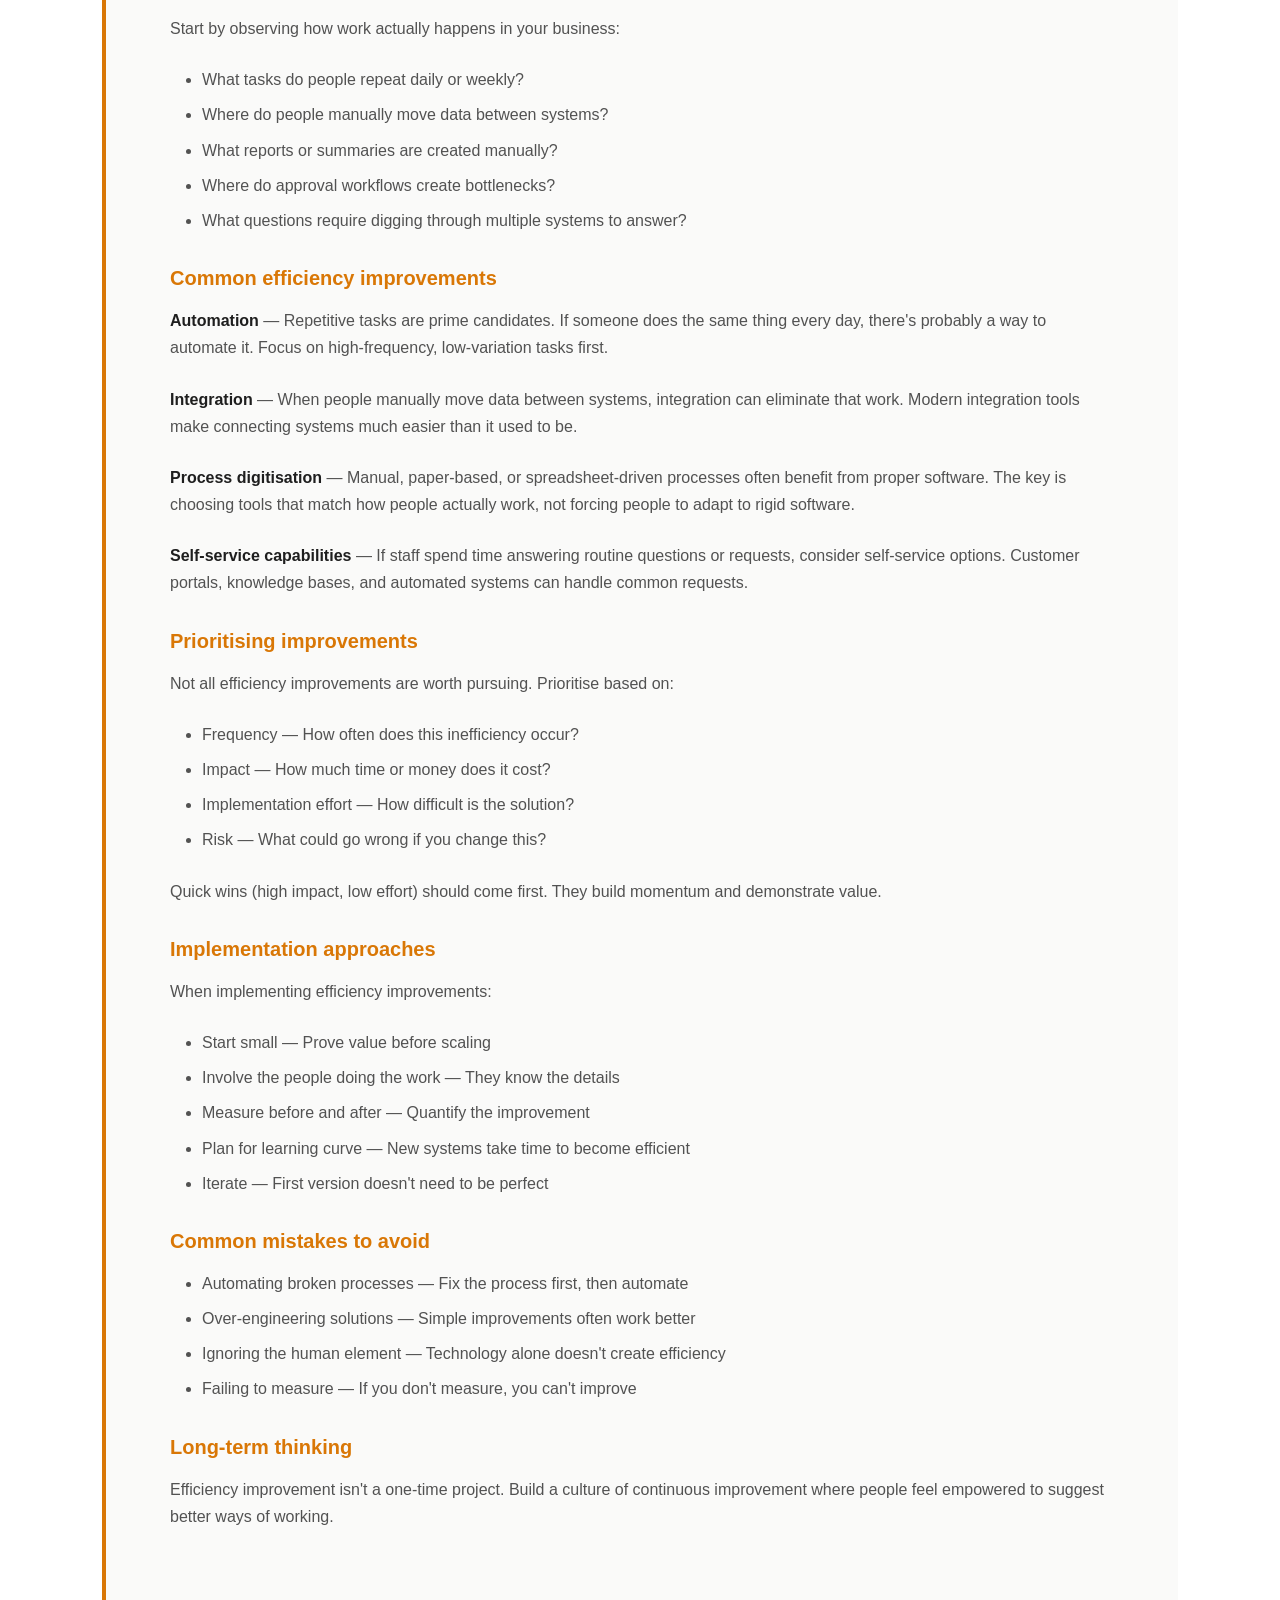
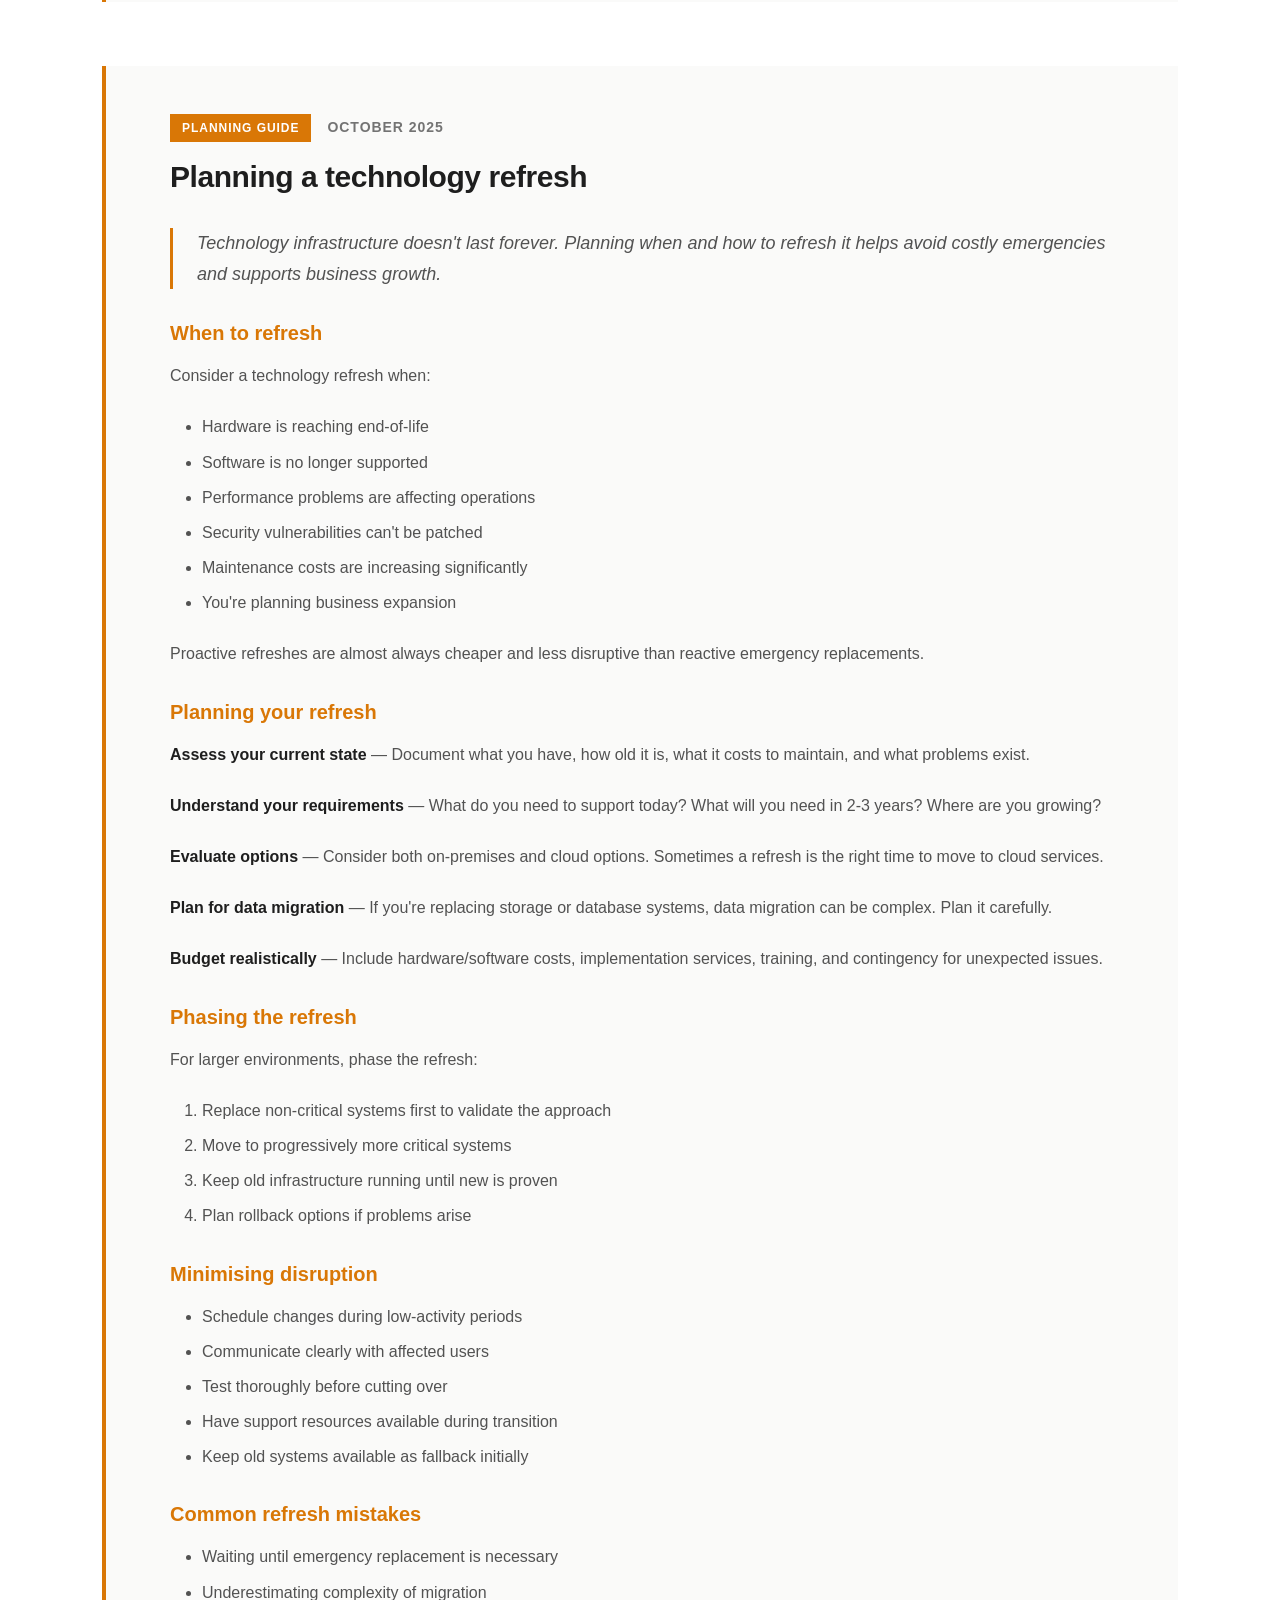
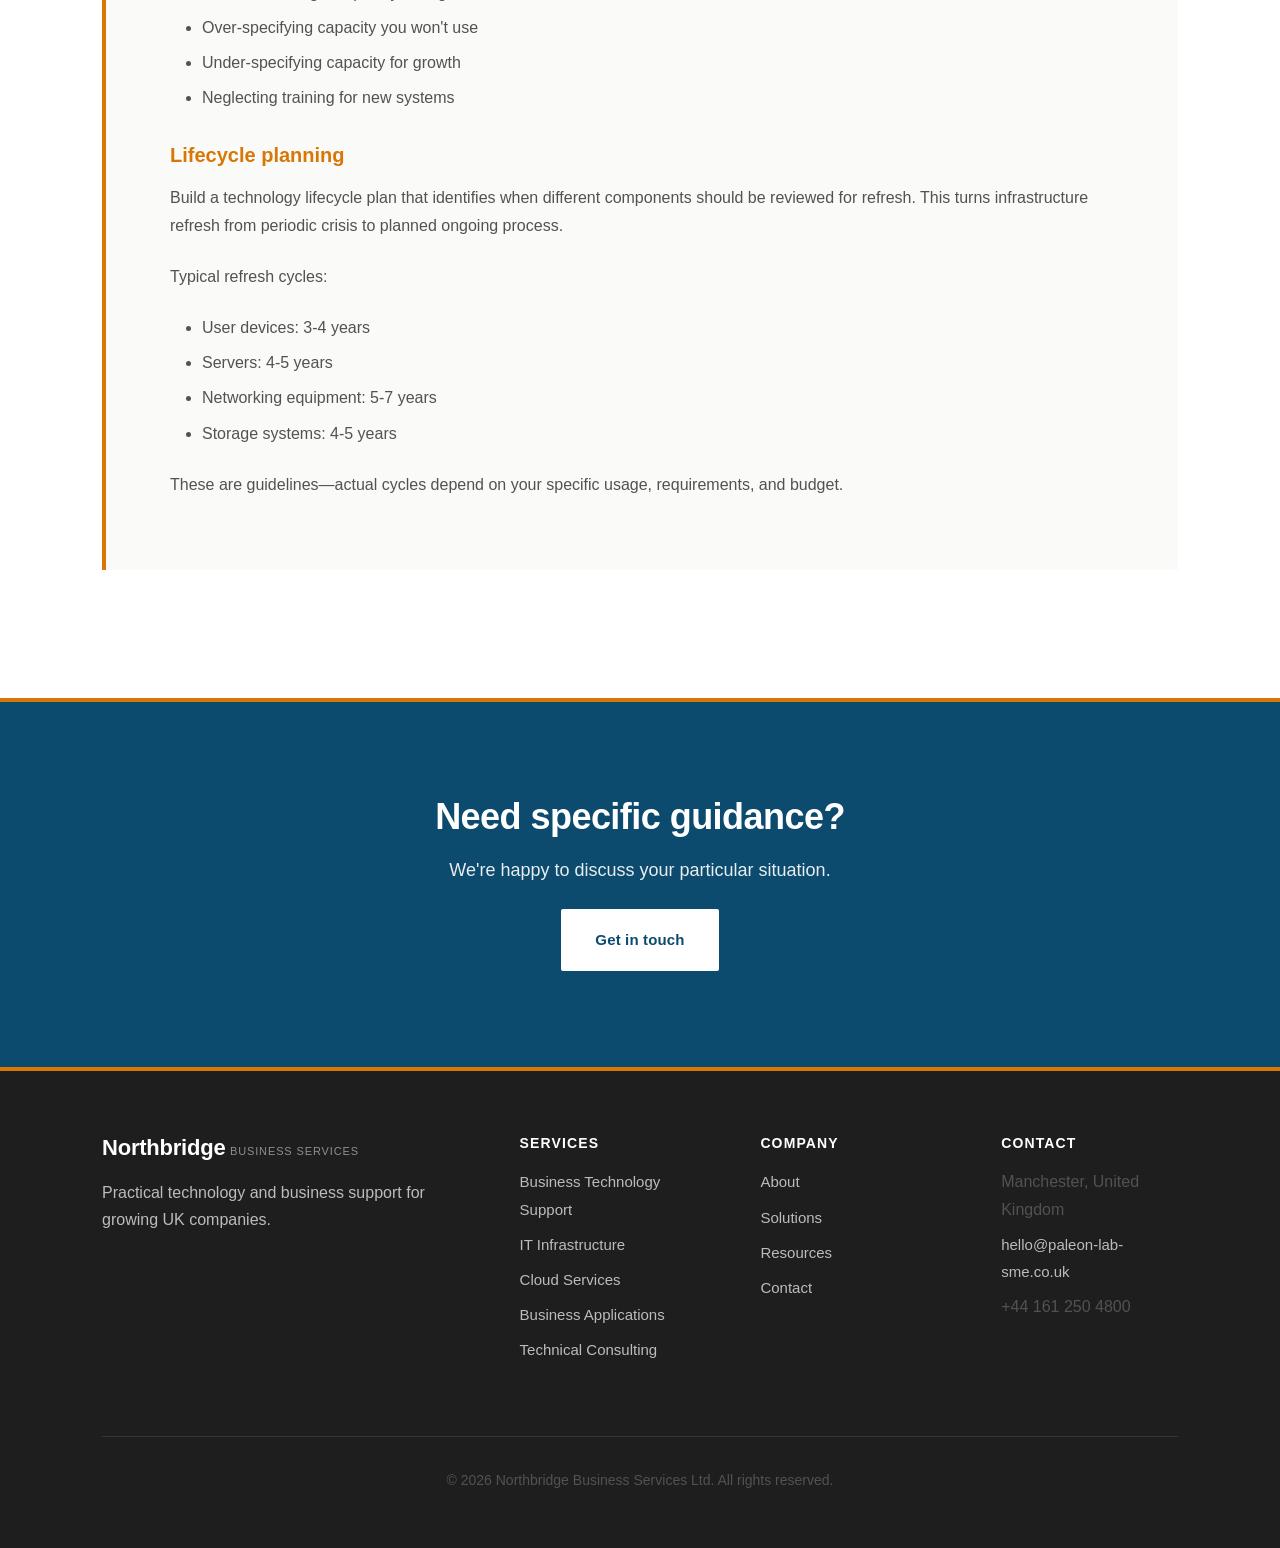
<file: resources/index.html>
<!DOCTYPE html>
<html lang="en">
<head>
    <meta charset="UTF-8">
    <meta name="viewport" content="width=device-width, initial-scale=1.0">
    <title>Resources | Northbridge Business Services</title>
    <meta name="description" content="Practical guidance and insights for growing businesses navigating technology decisions.">
    <link rel="stylesheet" href="/css/main.css">
</head>
<body>
    <header class="site-header">
        <div class="container">
            <div class="header-content">
                <a href="/" class="logo">
                    <span class="logo-text">Northbridge</span>
                    <span class="logo-tagline">Business Services</span>
                </a>
                <nav class="main-nav" id="mainNav">
                    <ul>
                        <li><a href="/">Home</a></li>
                        <li><a href="/about">About</a></li>
                        <li><a href="/services">Services</a></li>
                        <li><a href="/solutions">Solutions</a></li>
                        <li><a href="/resources" class="active">Resources</a></li>
                        <li><a href="/contact" class="nav-cta">Contact</a></li>
                    </ul>
                </nav>
                <button class="mobile-menu-toggle" id="mobileMenuToggle" aria-label="Toggle menu">
                    <span></span>
                    <span></span>
                    <span></span>
                </button>
            </div>
        </div>
    </header>

    <main>
        <section class="page-hero">
            <div class="container">
                <h1>Resources</h1>
                <p class="hero-subtitle">Practical guidance for businesses making technology decisions.</p>
            </div>
        </section>

        <section class="resources-listing">
            <div class="container">
                <article class="resource-article">
                    <div class="resource-meta">
                        <span class="resource-type">Guide</span>
                        <span class="resource-date">January 2026</span>
                    </div>
                    <h2>Preparing your business for cloud migration</h2>
                    <div class="resource-content">
                        <p class="resource-intro">Moving to the cloud offers genuine benefits for many businesses—flexibility, scalability, and often lower costs. But successful cloud adoption requires careful planning.</p>

                        <h3>Before you begin</h3>
                        <p>The most important question isn't "should we move to the cloud?" It's "which of our workloads would benefit from cloud deployment?"</p>
                        <p>Not every application or service belongs in the cloud. Some workloads have specific requirements—regulatory, performance, or cost—that make on-premises deployment more sensible.</p>

                        <h3>Understanding your current state</h3>
                        <p>Start by documenting what you're running today:</p>
                        <ul>
                            <li>What applications and services do you operate?</li>
                            <li>What infrastructure do they run on?</li>
                            <li>What are the dependencies between systems?</li>
                            <li>What are your current operating costs?</li>
                            <li>What regulatory or compliance requirements apply?</li>
                        </ul>

                        <h3>Identifying good candidates for migration</h3>
                        <p>Good initial candidates for cloud migration typically have some of these characteristics:</p>
                        <ul>
                            <li>Variable demand (the workload scales up and down)</li>
                            <li>Geographic distribution requirements</li>
                            <li>Development and testing environments</li>
                            <li>Web applications with internet-facing users</li>
                            <li>Workloads that aren't latency-sensitive</li>
                        </ul>
                        <p>Poor initial candidates often include:</p>
                        <ul>
                            <li>Applications with very high data transfer requirements</li>
                            <li>Systems tightly coupled to on-premises infrastructure</li>
                            <li>Workloads with specific hardware requirements</li>
                            <li>Applications that would require extensive rearchitecting</li>
                        </ul>

                        <h3>Choosing a migration strategy</h3>
                        <p>Common approaches include:</p>
                        <p><strong>Rehost ("lift and shift")</strong> — Move applications with minimal changes. Fastest approach but doesn't take full advantage of cloud capabilities.</p>
                        <p><strong>Replatform</strong> — Make targeted optimisations during migration (e.g., move to managed database service). Moderate effort, moderate benefit.</p>
                        <p><strong>Refactor</strong> — Rearchitect applications to be cloud-native. Highest effort but maximum long-term benefit.</p>
                        <p>Most businesses use a combination—rehosting some workloads for speed while refactoring others where the investment makes sense.</p>

                        <h3>Planning your migration</h3>
                        <p>A typical phased approach:</p>
                        <ol>
                            <li>Start with non-production environments to learn and prove your approach</li>
                            <li>Migrate a non-critical but representative application</li>
                            <li>Document what you learned and refine your process</li>
                            <li>Move progressively more important workloads</li>
                            <li>Keep reviewing costs and optimising as you go</li>
                        </ol>

                        <h3>Common pitfalls to avoid</h3>
                        <ul>
                            <li>Underestimating data transfer costs and times</li>
                            <li>Failing to implement proper cost monitoring from day one</li>
                            <li>Neglecting to train your team on cloud operations</li>
                            <li>Moving everything at once rather than in phases</li>
                            <li>Ignoring security and compliance until after migration</li>
                        </ul>

                        <h3>Getting started</h3>
                        <p>If you're considering cloud migration, start with a structured assessment. Understand your current state, identify good candidates, and plan a phased approach that proves value at each step.</p>
                    </div>
                </article>

                <article class="resource-article">
                    <div class="resource-meta">
                        <span class="resource-type">Article</span>
                        <span class="resource-date">December 2025</span>
                    </div>
                    <h2>Replacing legacy technology without disrupting operations</h2>
                    <div class="resource-content">
                        <p class="resource-intro">Legacy systems are a common challenge. They work, but they're difficult to maintain, expensive to support, and hold your business back. Yet replacing them feels risky.</p>

                        <h3>Why legacy replacement projects fail</h3>
                        <p>Most legacy replacement failures share common causes:</p>
                        <ul>
                            <li>Underestimating what the legacy system actually does</li>
                            <li>Attempting "big bang" replacements rather than phased transitions</li>
                            <li>Inadequate testing and validation</li>
                            <li>Poor data migration planning</li>
                            <li>Insufficient user training and change management</li>
                        </ul>

                        <h3>A better approach</h3>
                        <p><strong>Understand before you replace.</strong> Document what your legacy system does, not just what you think it should do. Interview users. Watch how people actually use it. Legacy systems often contain undocumented business logic that's critical to operations.</p>

                        <p><strong>Plan for coexistence.</strong> Design your replacement so old and new systems can run side-by-side during transition. This lets you validate the new system thoroughly before cutting over completely.</p>

                        <p><strong>Data migration is a project in itself.</strong> Don't underestimate it. Plan for data cleansing, validation, and testing. Run parallel operations to verify the migrated data is correct.</p>

                        <p><strong>Phase the replacement.</strong> Replace components incrementally where possible. Prove each phase works before moving to the next. This contains risk and allows you to course-correct.</p>

                        <h3>Managing the transition</h3>
                        <p>The transition period is critical. You need:</p>
                        <ul>
                            <li>Clear rollback procedures if problems arise</li>
                            <li>Monitoring to catch issues quickly</li>
                            <li>Support resources available during cutover</li>
                            <li>Communication plan to keep users informed</li>
                            <li>Realistic timeline that doesn't rush critical steps</li>
                        </ul>

                        <h3>The human element</h3>
                        <p>Technology replacement is as much about people as systems. Users who've worked with legacy systems for years need proper training and support. Involve them early, listen to their concerns, and plan for an adjustment period.</p>

                        <h3>Making the case for replacement</h3>
                        <p>When building the business case, consider:</p>
                        <ul>
                            <li>Ongoing maintenance and support costs</li>
                            <li>Risk of system failure</li>
                            <li>Opportunity cost (what you can't do because of legacy constraints)</li>
                            <li>Staff time spent working around limitations</li>
                        </ul>
                        <p>The cost of replacing legacy systems is often less than the hidden cost of keeping them.</p>
                    </div>
                </article>

                <article class="resource-article">
                    <div class="resource-meta">
                        <span class="resource-type">Guide</span>
                        <span class="resource-date">November 2025</span>
                    </div>
                    <h2>Improving operational efficiency through technology</h2>
                    <div class="resource-content">
                        <p class="resource-intro">Many businesses have operational inefficiencies that technology could solve—but finding and fixing them requires knowing where to look.</p>

                        <h3>Identifying efficiency opportunities</h3>
                        <p>Start by observing how work actually happens in your business:</p>
                        <ul>
                            <li>What tasks do people repeat daily or weekly?</li>
                            <li>Where do people manually move data between systems?</li>
                            <li>What reports or summaries are created manually?</li>
                            <li>Where do approval workflows create bottlenecks?</li>
                            <li>What questions require digging through multiple systems to answer?</li>
                        </ul>

                        <h3>Common efficiency improvements</h3>

                        <p><strong>Automation</strong> — Repetitive tasks are prime candidates. If someone does the same thing every day, there's probably a way to automate it. Focus on high-frequency, low-variation tasks first.</p>

                        <p><strong>Integration</strong> — When people manually move data between systems, integration can eliminate that work. Modern integration tools make connecting systems much easier than it used to be.</p>

                        <p><strong>Process digitisation</strong> — Manual, paper-based, or spreadsheet-driven processes often benefit from proper software. The key is choosing tools that match how people actually work, not forcing people to adapt to rigid software.</p>

                        <p><strong>Self-service capabilities</strong> — If staff spend time answering routine questions or requests, consider self-service options. Customer portals, knowledge bases, and automated systems can handle common requests.</p>

                        <h3>Prioritising improvements</h3>
                        <p>Not all efficiency improvements are worth pursuing. Prioritise based on:</p>
                        <ul>
                            <li>Frequency — How often does this inefficiency occur?</li>
                            <li>Impact — How much time or money does it cost?</li>
                            <li>Implementation effort — How difficult is the solution?</li>
                            <li>Risk — What could go wrong if you change this?</li>
                        </ul>
                        <p>Quick wins (high impact, low effort) should come first. They build momentum and demonstrate value.</p>

                        <h3>Implementation approaches</h3>
                        <p>When implementing efficiency improvements:</p>
                        <ul>
                            <li>Start small — Prove value before scaling</li>
                            <li>Involve the people doing the work — They know the details</li>
                            <li>Measure before and after — Quantify the improvement</li>
                            <li>Plan for learning curve — New systems take time to become efficient</li>
                            <li>Iterate — First version doesn't need to be perfect</li>
                        </ul>

                        <h3>Common mistakes to avoid</h3>
                        <ul>
                            <li>Automating broken processes — Fix the process first, then automate</li>
                            <li>Over-engineering solutions — Simple improvements often work better</li>
                            <li>Ignoring the human element — Technology alone doesn't create efficiency</li>
                            <li>Failing to measure — If you don't measure, you can't improve</li>
                        </ul>

                        <h3>Long-term thinking</h3>
                        <p>Efficiency improvement isn't a one-time project. Build a culture of continuous improvement where people feel empowered to suggest better ways of working.</p>
                    </div>
                </article>

                <article class="resource-article">
                    <div class="resource-meta">
                        <span class="resource-type">Planning Guide</span>
                        <span class="resource-date">October 2025</span>
                    </div>
                    <h2>Planning a technology refresh</h2>
                    <div class="resource-content">
                        <p class="resource-intro">Technology infrastructure doesn't last forever. Planning when and how to refresh it helps avoid costly emergencies and supports business growth.</p>

                        <h3>When to refresh</h3>
                        <p>Consider a technology refresh when:</p>
                        <ul>
                            <li>Hardware is reaching end-of-life</li>
                            <li>Software is no longer supported</li>
                            <li>Performance problems are affecting operations</li>
                            <li>Security vulnerabilities can't be patched</li>
                            <li>Maintenance costs are increasing significantly</li>
                            <li>You're planning business expansion</li>
                        </ul>
                        <p>Proactive refreshes are almost always cheaper and less disruptive than reactive emergency replacements.</p>

                        <h3>Planning your refresh</h3>

                        <p><strong>Assess your current state</strong> — Document what you have, how old it is, what it costs to maintain, and what problems exist.</p>

                        <p><strong>Understand your requirements</strong> — What do you need to support today? What will you need in 2-3 years? Where are you growing?</p>

                        <p><strong>Evaluate options</strong> — Consider both on-premises and cloud options. Sometimes a refresh is the right time to move to cloud services.</p>

                        <p><strong>Plan for data migration</strong> — If you're replacing storage or database systems, data migration can be complex. Plan it carefully.</p>

                        <p><strong>Budget realistically</strong> — Include hardware/software costs, implementation services, training, and contingency for unexpected issues.</p>

                        <h3>Phasing the refresh</h3>
                        <p>For larger environments, phase the refresh:</p>
                        <ol>
                            <li>Replace non-critical systems first to validate the approach</li>
                            <li>Move to progressively more critical systems</li>
                            <li>Keep old infrastructure running until new is proven</li>
                            <li>Plan rollback options if problems arise</li>
                        </ol>

                        <h3>Minimising disruption</h3>
                        <ul>
                            <li>Schedule changes during low-activity periods</li>
                            <li>Communicate clearly with affected users</li>
                            <li>Test thoroughly before cutting over</li>
                            <li>Have support resources available during transition</li>
                            <li>Keep old systems available as fallback initially</li>
                        </ul>

                        <h3>Common refresh mistakes</h3>
                        <ul>
                            <li>Waiting until emergency replacement is necessary</li>
                            <li>Underestimating complexity of migration</li>
                            <li>Over-specifying capacity you won't use</li>
                            <li>Under-specifying capacity for growth</li>
                            <li>Neglecting training for new systems</li>
                        </ul>

                        <h3>Lifecycle planning</h3>
                        <p>Build a technology lifecycle plan that identifies when different components should be reviewed for refresh. This turns infrastructure refresh from periodic crisis to planned ongoing process.</p>

                        <p>Typical refresh cycles:</p>
                        <ul>
                            <li>User devices: 3-4 years</li>
                            <li>Servers: 4-5 years</li>
                            <li>Networking equipment: 5-7 years</li>
                            <li>Storage systems: 4-5 years</li>
                        </ul>
                        <p>These are guidelines—actual cycles depend on your specific usage, requirements, and budget.</p>
                    </div>
                </article>
            </div>
        </section>

        <section class="cta-section">
            <div class="container">
                <div class="cta-content">
                    <h2>Need specific guidance?</h2>
                    <p>We're happy to discuss your particular situation.</p>
                    <a href="/contact" class="btn btn-primary">Get in touch</a>
                </div>
            </div>
        </section>
    </main>

    <footer class="site-footer">
        <div class="container">
            <div class="footer-content">
                <div class="footer-col footer-col-main">
                    <div class="footer-logo">
                        <span class="logo-text">Northbridge</span>
                        <span class="logo-tagline">Business Services</span>
                    </div>
                    <p>Practical technology and business support for growing UK companies.</p>
                </div>
                <div class="footer-col">
                    <h4>Services</h4>
                    <ul>
                        <li><a href="/services">Business Technology Support</a></li>
                        <li><a href="/services">IT Infrastructure</a></li>
                        <li><a href="/services">Cloud Services</a></li>
                        <li><a href="/services">Business Applications</a></li>
                        <li><a href="/services">Technical Consulting</a></li>
                    </ul>
                </div>
                <div class="footer-col">
                    <h4>Company</h4>
                    <ul>
                        <li><a href="/about">About</a></li>
                        <li><a href="/solutions">Solutions</a></li>
                        <li><a href="/resources">Resources</a></li>
                        <li><a href="/contact">Contact</a></li>
                    </ul>
                </div>
                <div class="footer-col">
                    <h4>Contact</h4>
                    <ul>
                        <li>Manchester, United Kingdom</li>
                        <li><a href="mailto:hello@paleon-lab-sme.co.uk">hello@paleon-lab-sme.co.uk</a></li>
                        <li>+44 161 250 4800</li>
                    </ul>
                </div>
            </div>
            <div class="footer-bottom">
                <p>&copy; 2026 Northbridge Business Services Ltd. All rights reserved.</p>
            </div>
        </div>
    </footer>

    <script src="/js/main.js"></script>
</body>
</html>
</file>
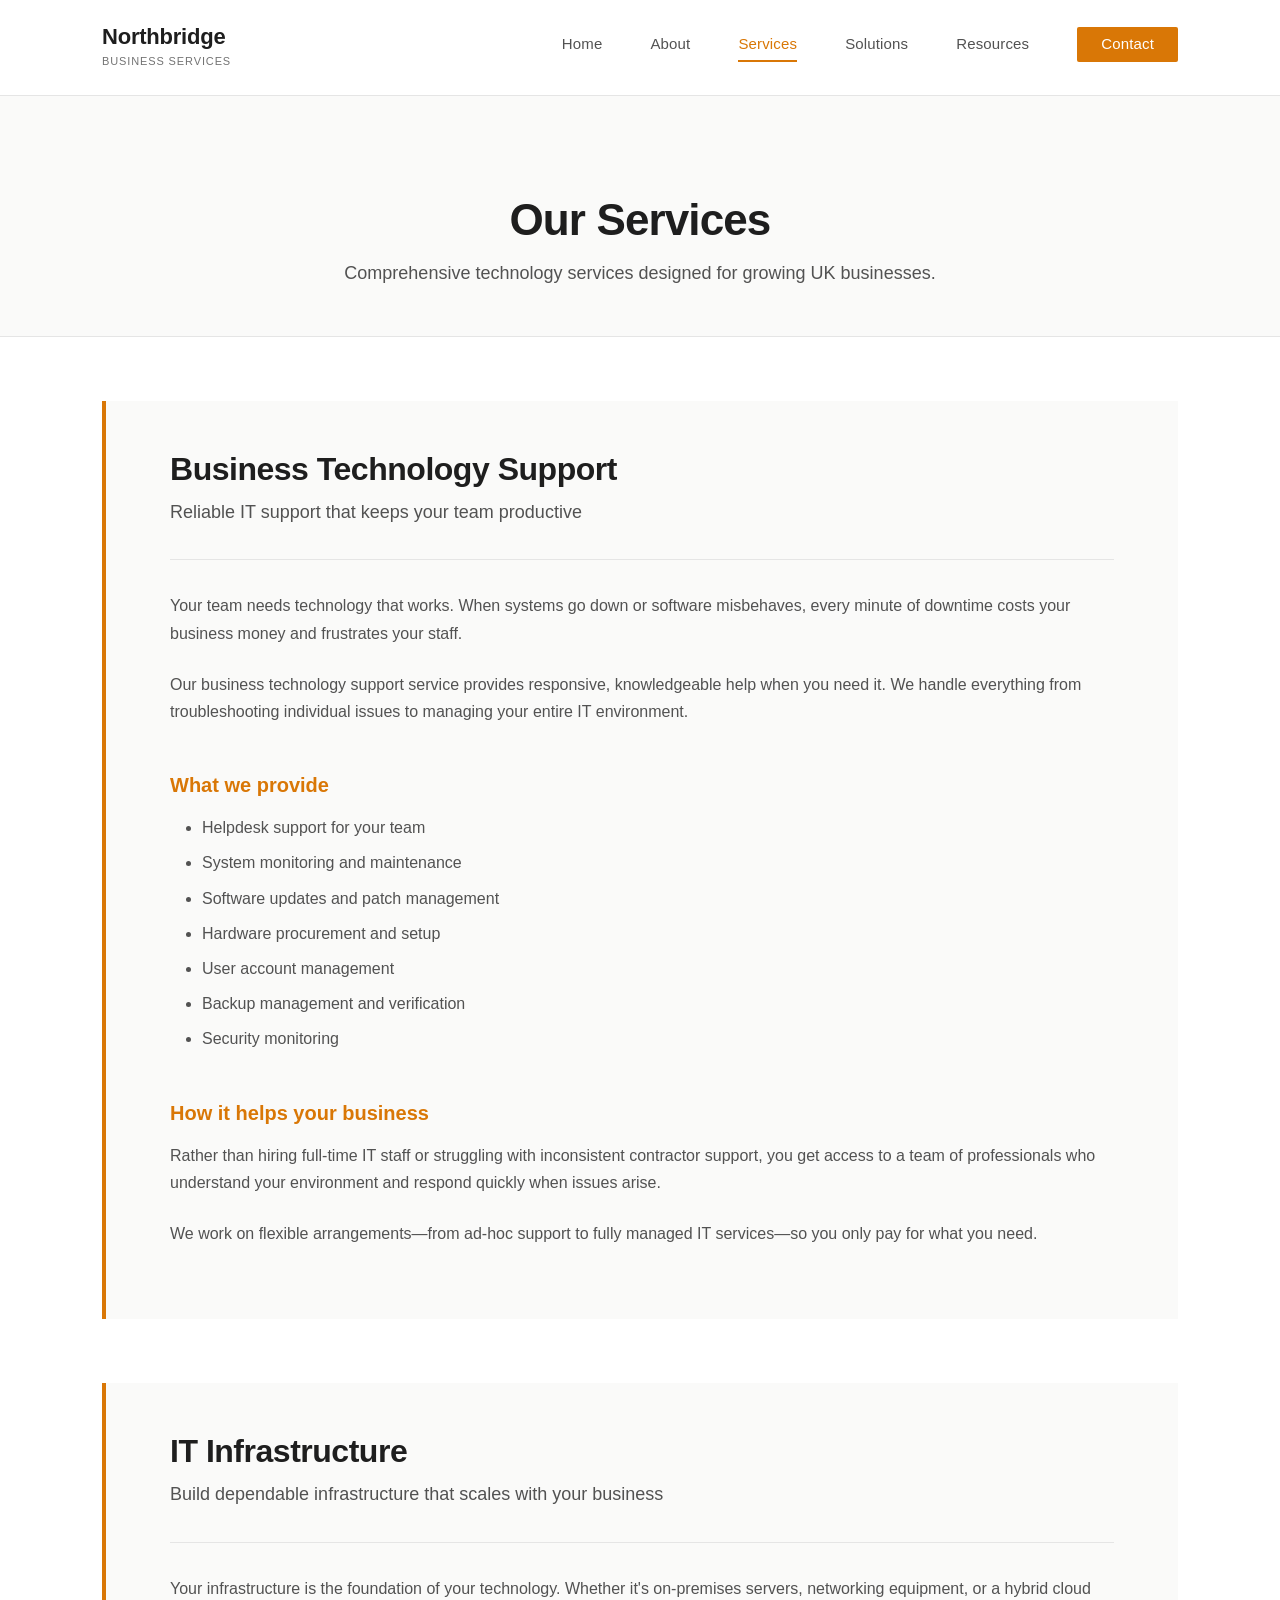
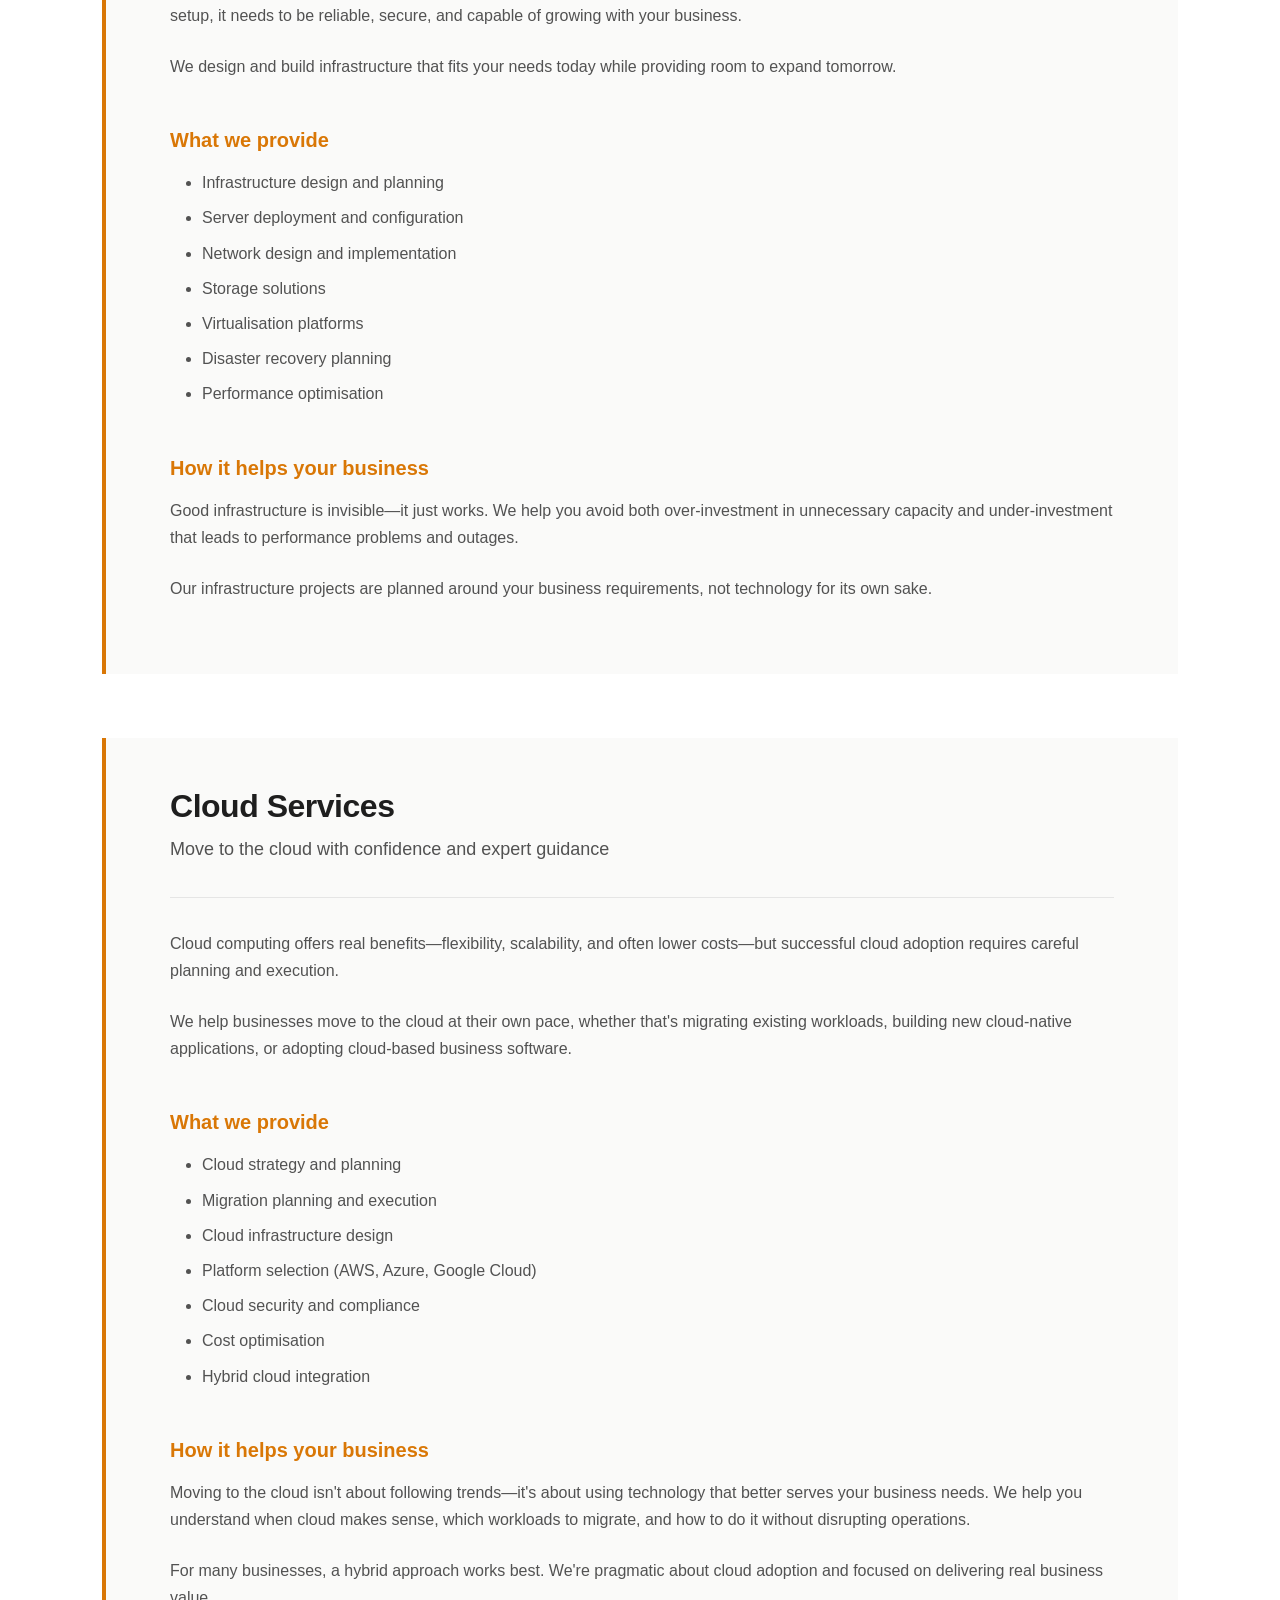
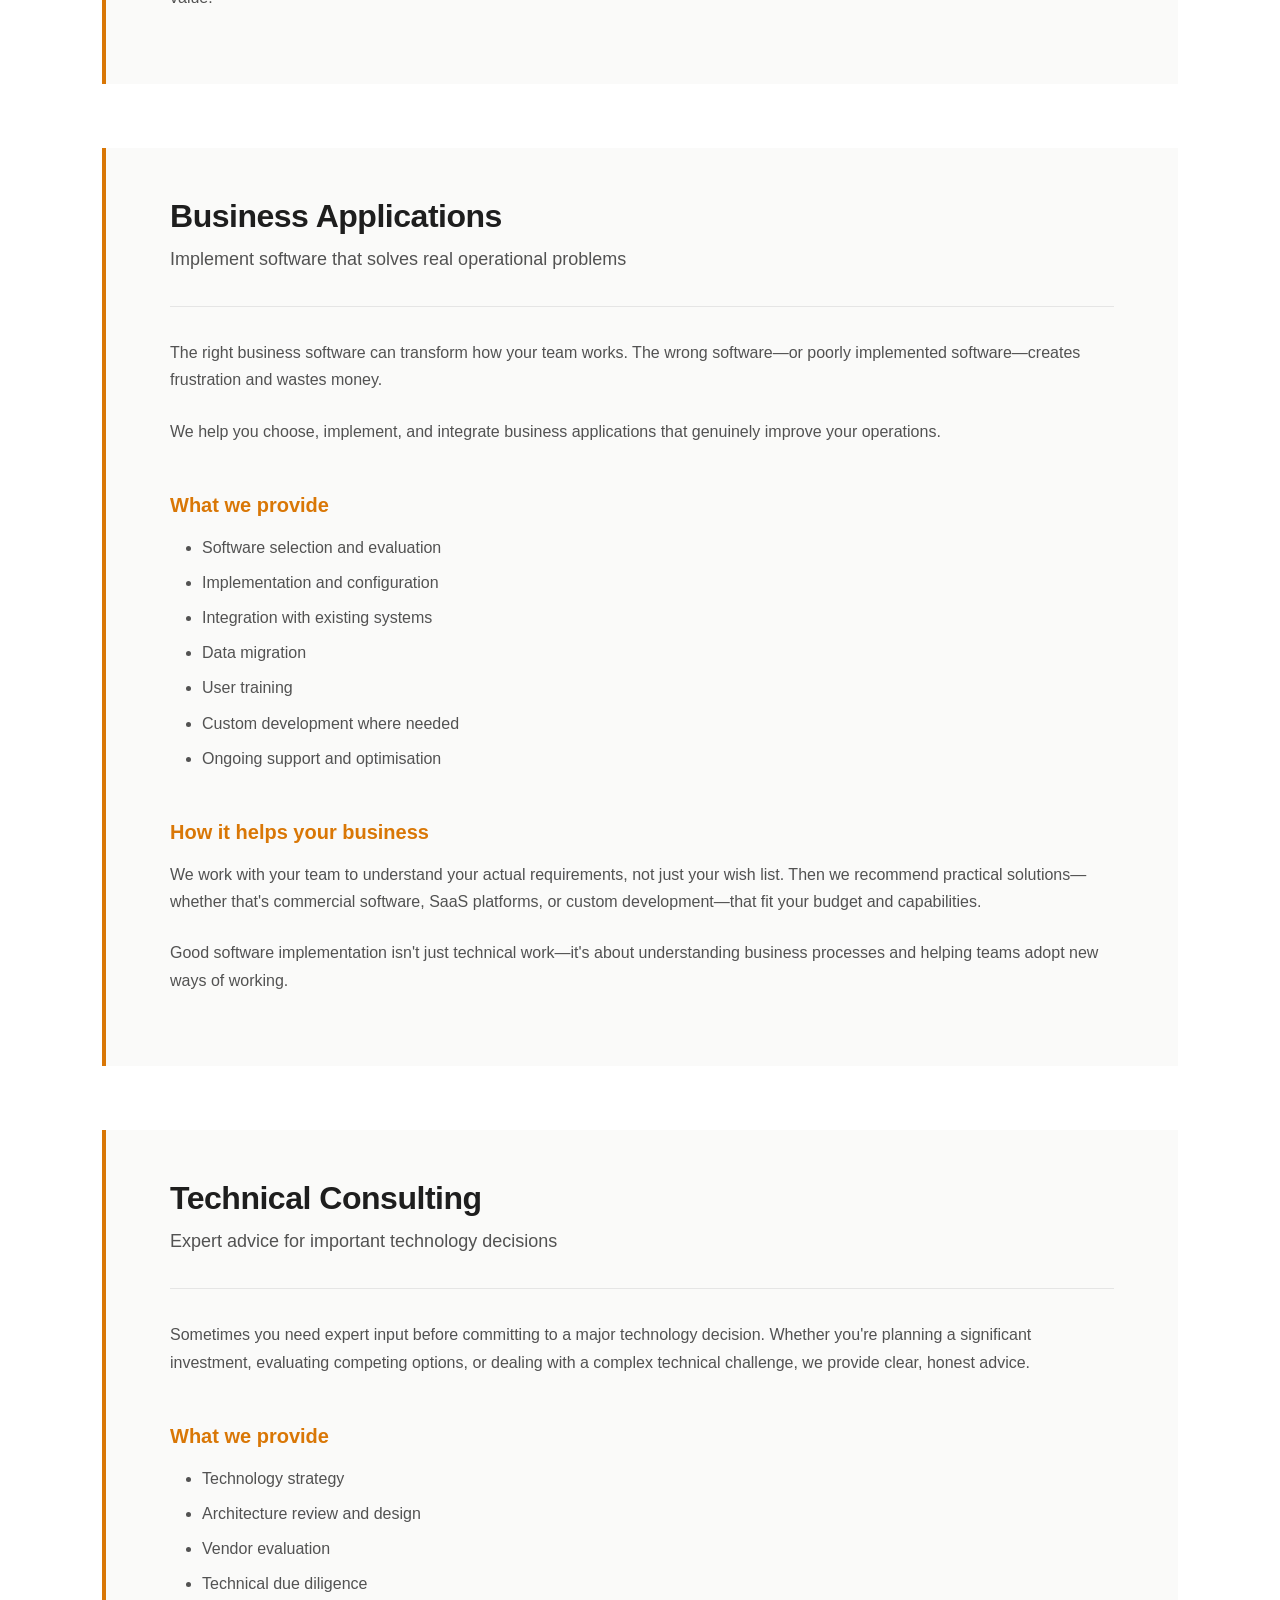
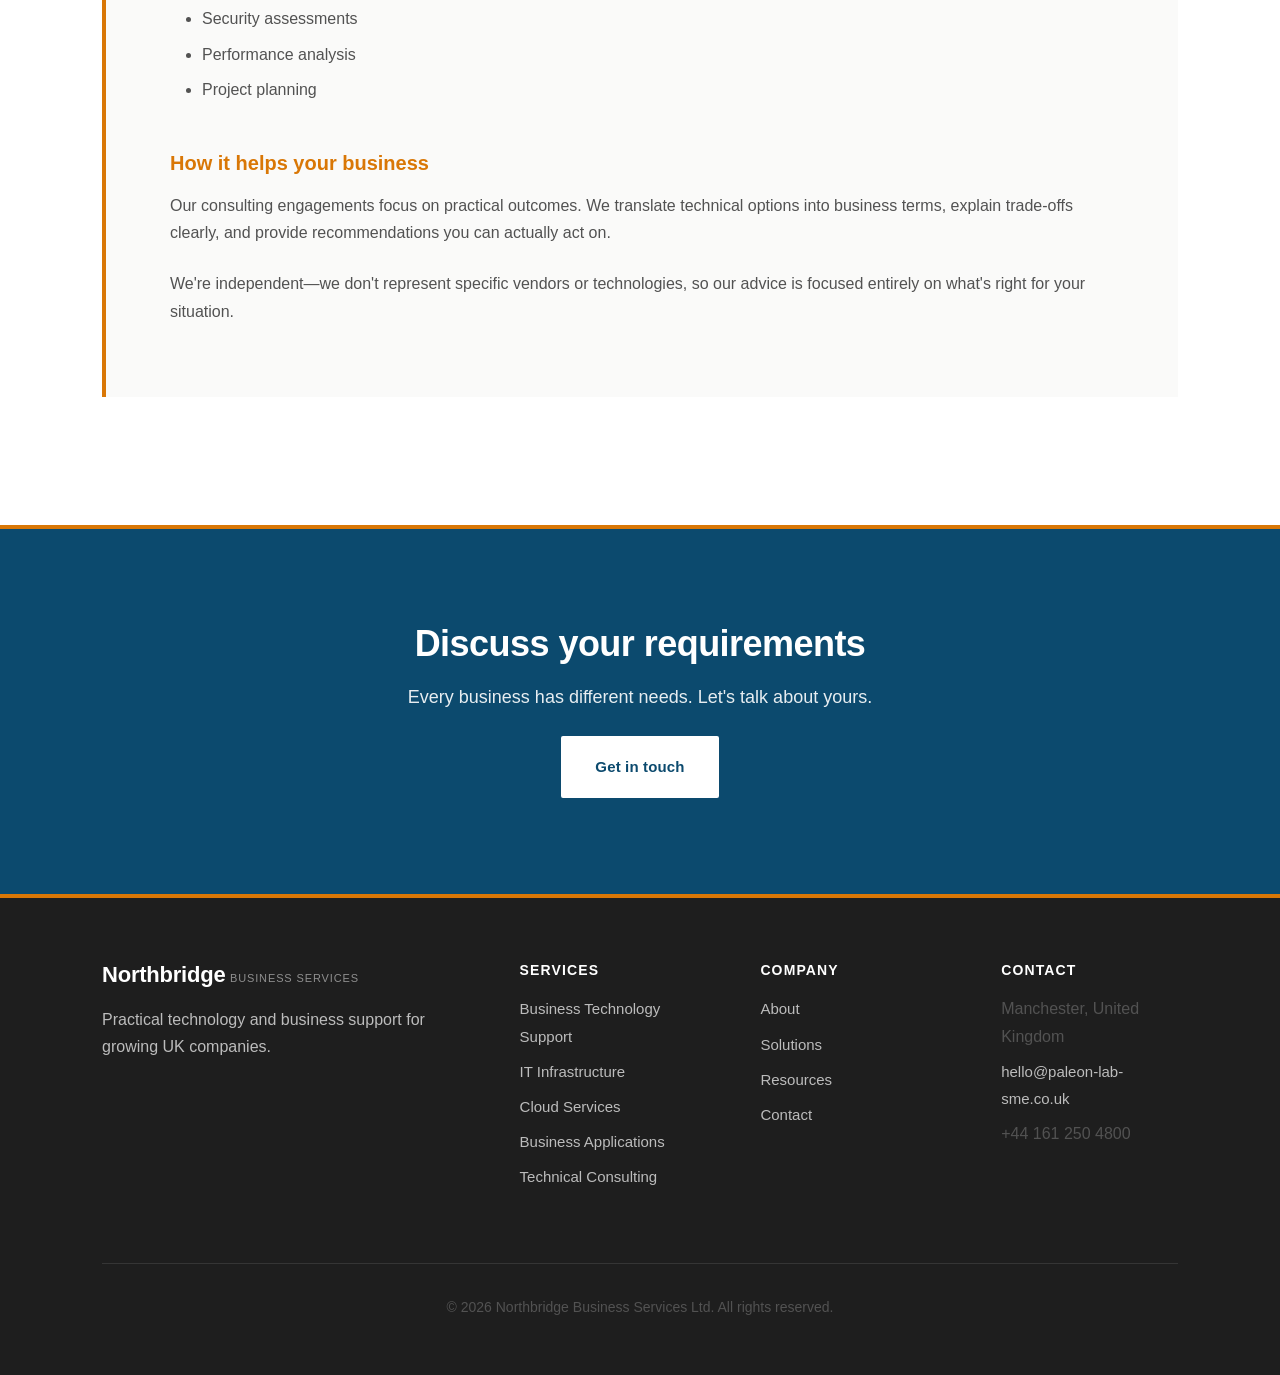
<file: services/index.html>
<!DOCTYPE html>
<html lang="en">
<head>
    <meta charset="UTF-8">
    <meta name="viewport" content="width=device-width, initial-scale=1.0">
    <title>Our Services | Northbridge Business Services</title>
    <meta name="description" content="Professional IT and business technology services for UK companies - support, infrastructure, cloud, applications, and consulting.">
    <link rel="stylesheet" href="/css/main.css">
</head>
<body>
    <header class="site-header">
        <div class="container">
            <div class="header-content">
                <a href="/" class="logo">
                    <span class="logo-text">Northbridge</span>
                    <span class="logo-tagline">Business Services</span>
                </a>
                <nav class="main-nav" id="mainNav">
                    <ul>
                        <li><a href="/">Home</a></li>
                        <li><a href="/about">About</a></li>
                        <li><a href="/services" class="active">Services</a></li>
                        <li><a href="/solutions">Solutions</a></li>
                        <li><a href="/resources">Resources</a></li>
                        <li><a href="/contact" class="nav-cta">Contact</a></li>
                    </ul>
                </nav>
                <button class="mobile-menu-toggle" id="mobileMenuToggle" aria-label="Toggle menu">
                    <span></span>
                    <span></span>
                    <span></span>
                </button>
            </div>
        </div>
    </header>

    <main>
        <section class="page-hero">
            <div class="container">
                <h1>Our Services</h1>
                <p class="hero-subtitle">Comprehensive technology services designed for growing UK businesses.</p>
            </div>
        </section>

        <section class="services-detail">
            <div class="container">
                <article class="service-detail-card">
                    <div class="service-detail-header">
                        <h2>Business Technology Support</h2>
                        <p class="service-tagline">Reliable IT support that keeps your team productive</p>
                    </div>
                    <div class="service-detail-content">
                        <p>Your team needs technology that works. When systems go down or software misbehaves, every minute of downtime costs your business money and frustrates your staff.</p>
                        <p>Our business technology support service provides responsive, knowledgeable help when you need it. We handle everything from troubleshooting individual issues to managing your entire IT environment.</p>

                        <h3>What we provide</h3>
                        <ul>
                            <li>Helpdesk support for your team</li>
                            <li>System monitoring and maintenance</li>
                            <li>Software updates and patch management</li>
                            <li>Hardware procurement and setup</li>
                            <li>User account management</li>
                            <li>Backup management and verification</li>
                            <li>Security monitoring</li>
                        </ul>

                        <h3>How it helps your business</h3>
                        <p>Rather than hiring full-time IT staff or struggling with inconsistent contractor support, you get access to a team of professionals who understand your environment and respond quickly when issues arise.</p>
                        <p>We work on flexible arrangements—from ad-hoc support to fully managed IT services—so you only pay for what you need.</p>
                    </div>
                </article>

                <article class="service-detail-card">
                    <div class="service-detail-header">
                        <h2>IT Infrastructure</h2>
                        <p class="service-tagline">Build dependable infrastructure that scales with your business</p>
                    </div>
                    <div class="service-detail-content">
                        <p>Your infrastructure is the foundation of your technology. Whether it's on-premises servers, networking equipment, or a hybrid cloud setup, it needs to be reliable, secure, and capable of growing with your business.</p>
                        <p>We design and build infrastructure that fits your needs today while providing room to expand tomorrow.</p>

                        <h3>What we provide</h3>
                        <ul>
                            <li>Infrastructure design and planning</li>
                            <li>Server deployment and configuration</li>
                            <li>Network design and implementation</li>
                            <li>Storage solutions</li>
                            <li>Virtualisation platforms</li>
                            <li>Disaster recovery planning</li>
                            <li>Performance optimisation</li>
                        </ul>

                        <h3>How it helps your business</h3>
                        <p>Good infrastructure is invisible—it just works. We help you avoid both over-investment in unnecessary capacity and under-investment that leads to performance problems and outages.</p>
                        <p>Our infrastructure projects are planned around your business requirements, not technology for its own sake.</p>
                    </div>
                </article>

                <article class="service-detail-card">
                    <div class="service-detail-header">
                        <h2>Cloud Services</h2>
                        <p class="service-tagline">Move to the cloud with confidence and expert guidance</p>
                    </div>
                    <div class="service-detail-content">
                        <p>Cloud computing offers real benefits—flexibility, scalability, and often lower costs—but successful cloud adoption requires careful planning and execution.</p>
                        <p>We help businesses move to the cloud at their own pace, whether that's migrating existing workloads, building new cloud-native applications, or adopting cloud-based business software.</p>

                        <h3>What we provide</h3>
                        <ul>
                            <li>Cloud strategy and planning</li>
                            <li>Migration planning and execution</li>
                            <li>Cloud infrastructure design</li>
                            <li>Platform selection (AWS, Azure, Google Cloud)</li>
                            <li>Cloud security and compliance</li>
                            <li>Cost optimisation</li>
                            <li>Hybrid cloud integration</li>
                        </ul>

                        <h3>How it helps your business</h3>
                        <p>Moving to the cloud isn't about following trends—it's about using technology that better serves your business needs. We help you understand when cloud makes sense, which workloads to migrate, and how to do it without disrupting operations.</p>
                        <p>For many businesses, a hybrid approach works best. We're pragmatic about cloud adoption and focused on delivering real business value.</p>
                    </div>
                </article>

                <article class="service-detail-card">
                    <div class="service-detail-header">
                        <h2>Business Applications</h2>
                        <p class="service-tagline">Implement software that solves real operational problems</p>
                    </div>
                    <div class="service-detail-content">
                        <p>The right business software can transform how your team works. The wrong software—or poorly implemented software—creates frustration and wastes money.</p>
                        <p>We help you choose, implement, and integrate business applications that genuinely improve your operations.</p>

                        <h3>What we provide</h3>
                        <ul>
                            <li>Software selection and evaluation</li>
                            <li>Implementation and configuration</li>
                            <li>Integration with existing systems</li>
                            <li>Data migration</li>
                            <li>User training</li>
                            <li>Custom development where needed</li>
                            <li>Ongoing support and optimisation</li>
                        </ul>

                        <h3>How it helps your business</h3>
                        <p>We work with your team to understand your actual requirements, not just your wish list. Then we recommend practical solutions—whether that's commercial software, SaaS platforms, or custom development—that fit your budget and capabilities.</p>
                        <p>Good software implementation isn't just technical work—it's about understanding business processes and helping teams adopt new ways of working.</p>
                    </div>
                </article>

                <article class="service-detail-card">
                    <div class="service-detail-header">
                        <h2>Technical Consulting</h2>
                        <p class="service-tagline">Expert advice for important technology decisions</p>
                    </div>
                    <div class="service-detail-content">
                        <p>Sometimes you need expert input before committing to a major technology decision. Whether you're planning a significant investment, evaluating competing options, or dealing with a complex technical challenge, we provide clear, honest advice.</p>

                        <h3>What we provide</h3>
                        <ul>
                            <li>Technology strategy</li>
                            <li>Architecture review and design</li>
                            <li>Vendor evaluation</li>
                            <li>Technical due diligence</li>
                            <li>Security assessments</li>
                            <li>Performance analysis</li>
                            <li>Project planning</li>
                        </ul>

                        <h3>How it helps your business</h3>
                        <p>Our consulting engagements focus on practical outcomes. We translate technical options into business terms, explain trade-offs clearly, and provide recommendations you can actually act on.</p>
                        <p>We're independent—we don't represent specific vendors or technologies, so our advice is focused entirely on what's right for your situation.</p>
                    </div>
                </article>
            </div>
        </section>

        <section class="cta-section">
            <div class="container">
                <div class="cta-content">
                    <h2>Discuss your requirements</h2>
                    <p>Every business has different needs. Let's talk about yours.</p>
                    <a href="/contact" class="btn btn-primary">Get in touch</a>
                </div>
            </div>
        </section>
    </main>

    <footer class="site-footer">
        <div class="container">
            <div class="footer-content">
                <div class="footer-col footer-col-main">
                    <div class="footer-logo">
                        <span class="logo-text">Northbridge</span>
                        <span class="logo-tagline">Business Services</span>
                    </div>
                    <p>Practical technology and business support for growing UK companies.</p>
                </div>
                <div class="footer-col">
                    <h4>Services</h4>
                    <ul>
                        <li><a href="/services">Business Technology Support</a></li>
                        <li><a href="/services">IT Infrastructure</a></li>
                        <li><a href="/services">Cloud Services</a></li>
                        <li><a href="/services">Business Applications</a></li>
                        <li><a href="/services">Technical Consulting</a></li>
                    </ul>
                </div>
                <div class="footer-col">
                    <h4>Company</h4>
                    <ul>
                        <li><a href="/about">About</a></li>
                        <li><a href="/solutions">Solutions</a></li>
                        <li><a href="/resources">Resources</a></li>
                        <li><a href="/contact">Contact</a></li>
                    </ul>
                </div>
                <div class="footer-col">
                    <h4>Contact</h4>
                    <ul>
                        <li>Manchester, United Kingdom</li>
                        <li><a href="mailto:hello@paleon-lab-sme.co.uk">hello@paleon-lab-sme.co.uk</a></li>
                        <li>+44 161 250 4800</li>
                    </ul>
                </div>
            </div>
            <div class="footer-bottom">
                <p>&copy; 2026 Northbridge Business Services Ltd. All rights reserved.</p>
            </div>
        </div>
    </footer>

    <script src="/js/main.js"></script>
</body>
</html>
</file>
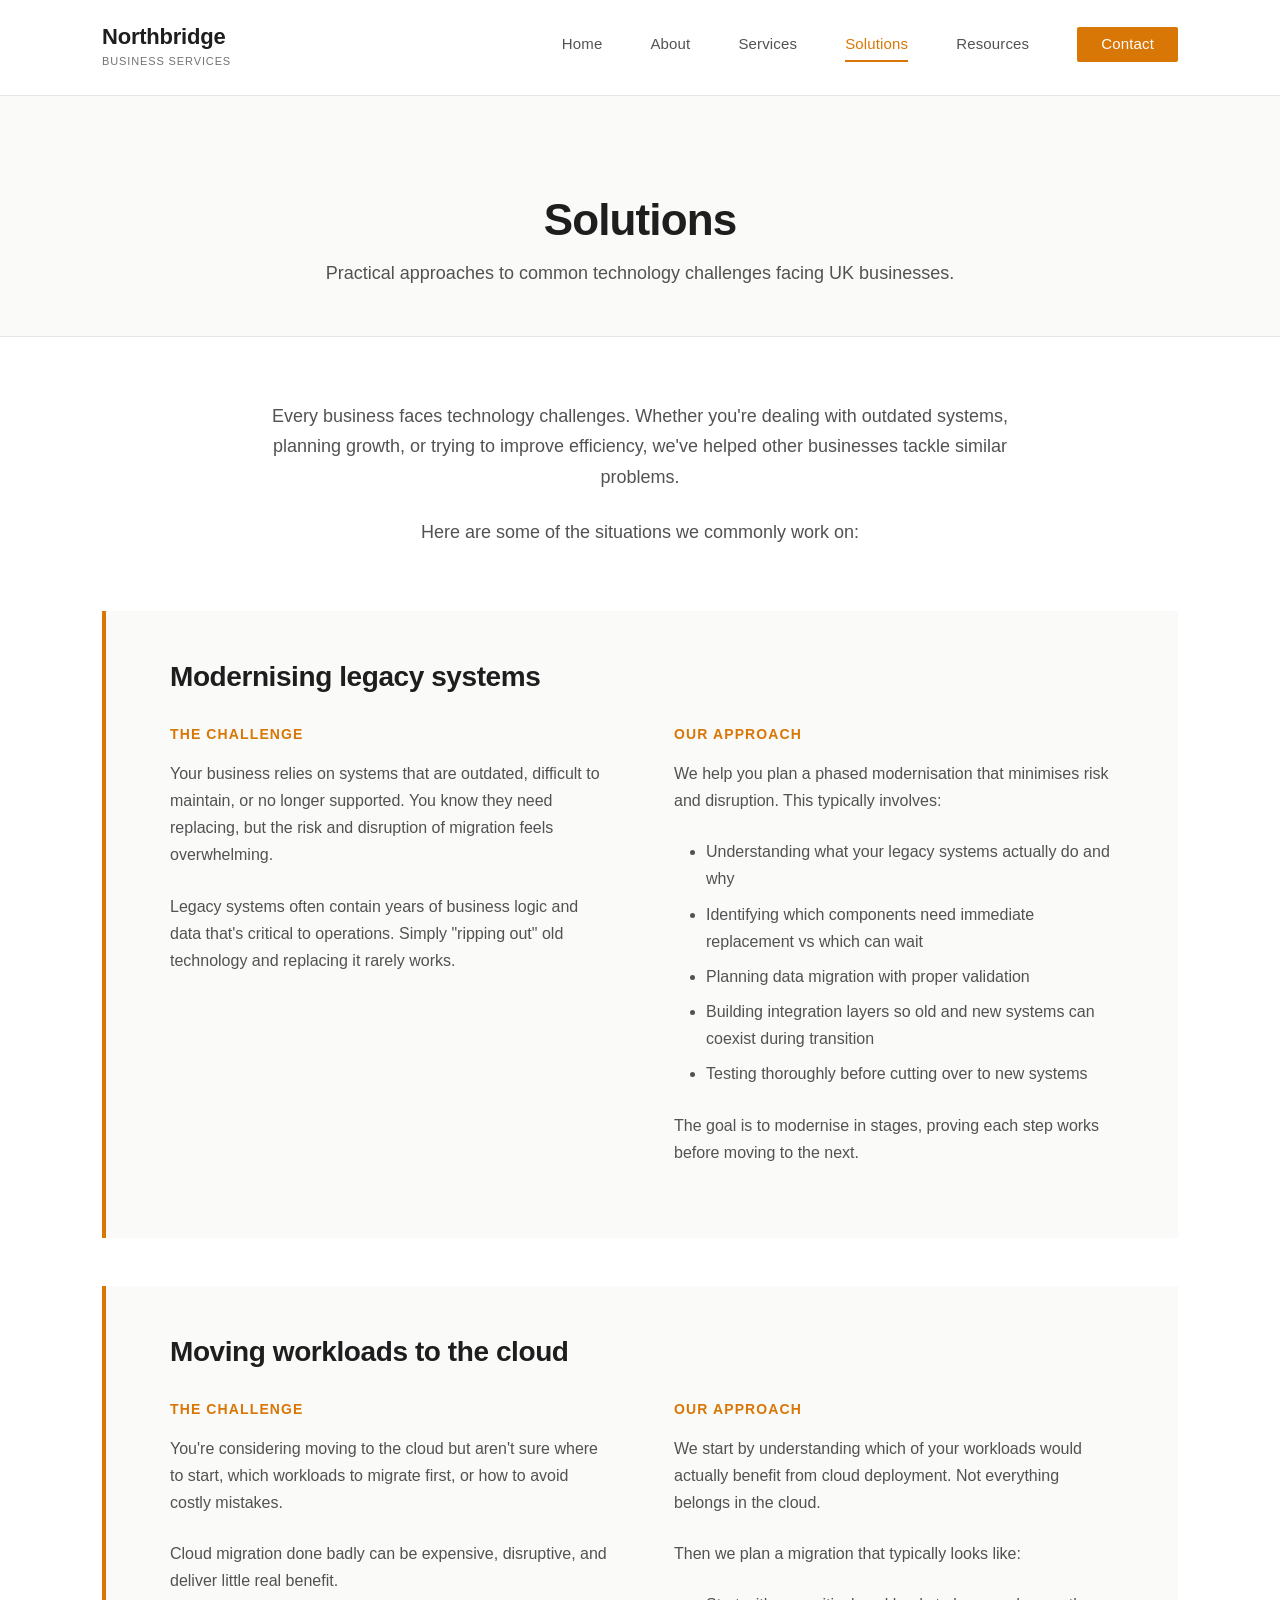
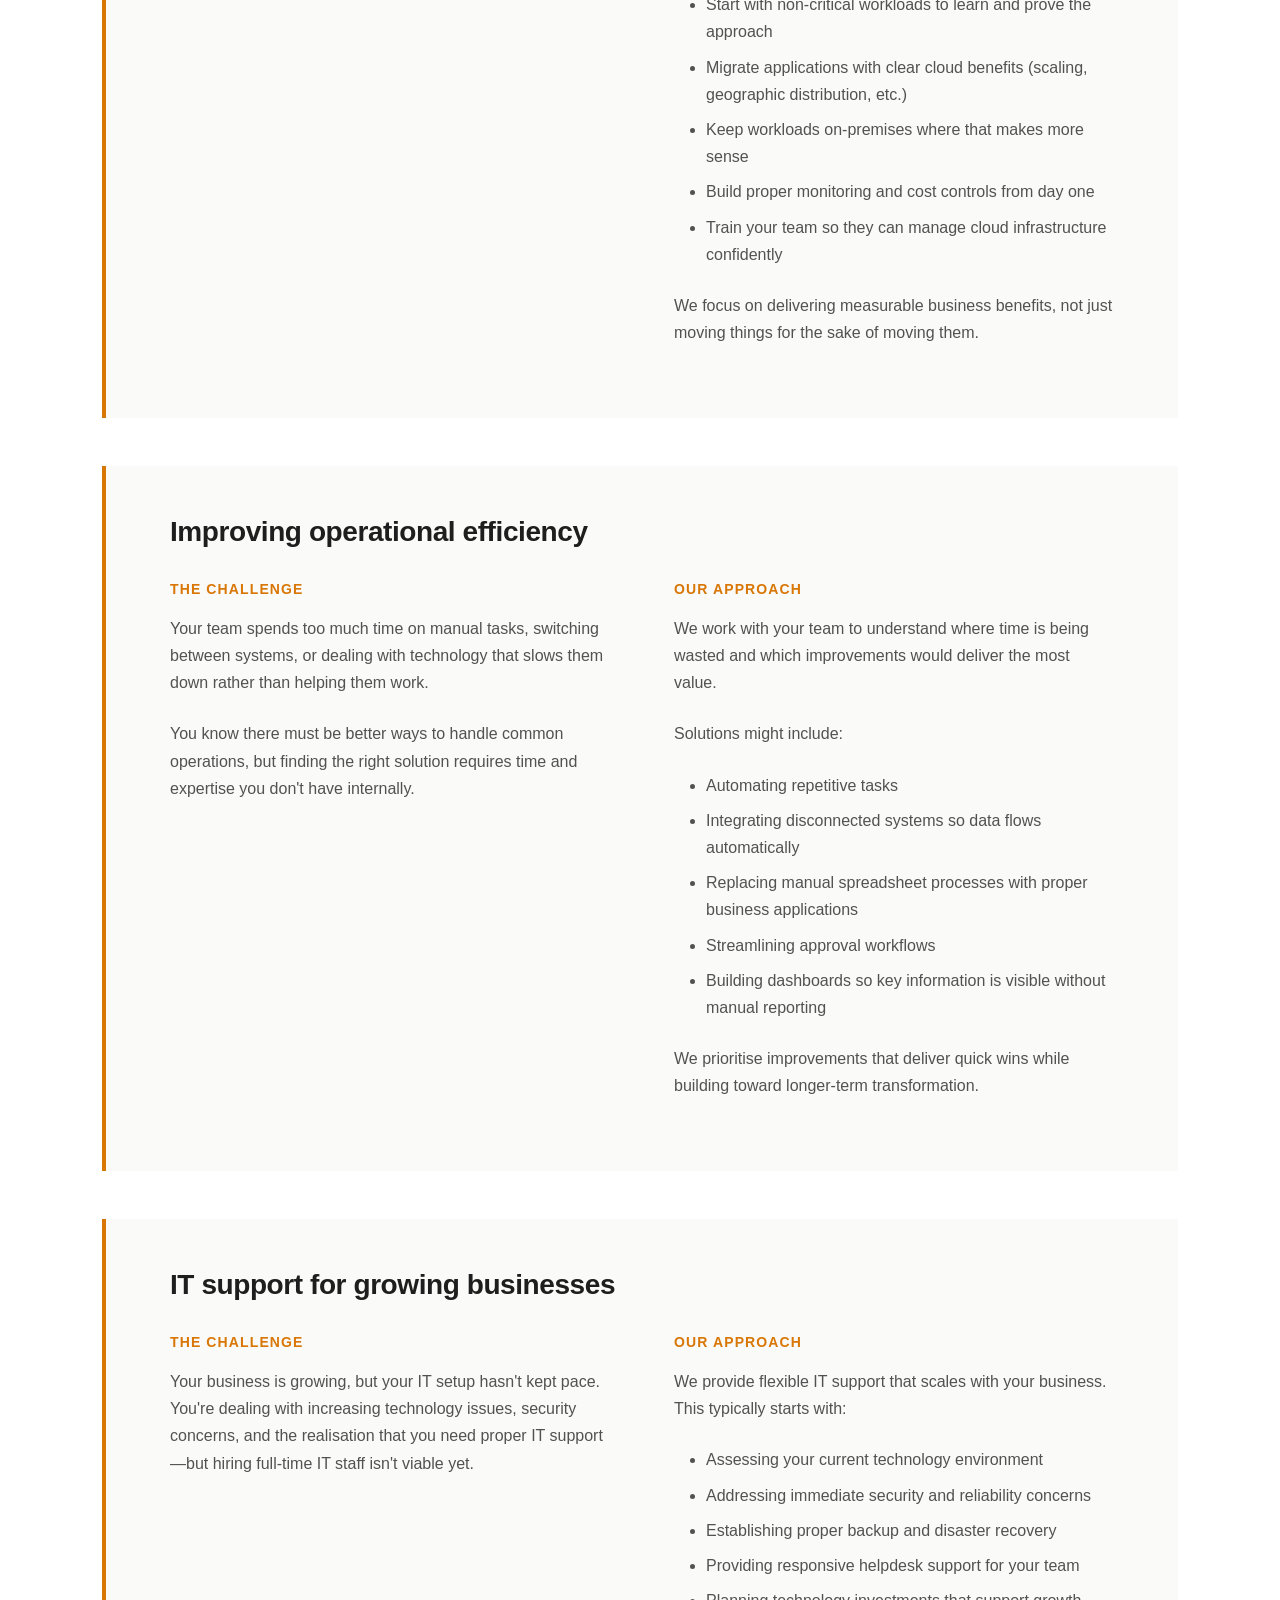
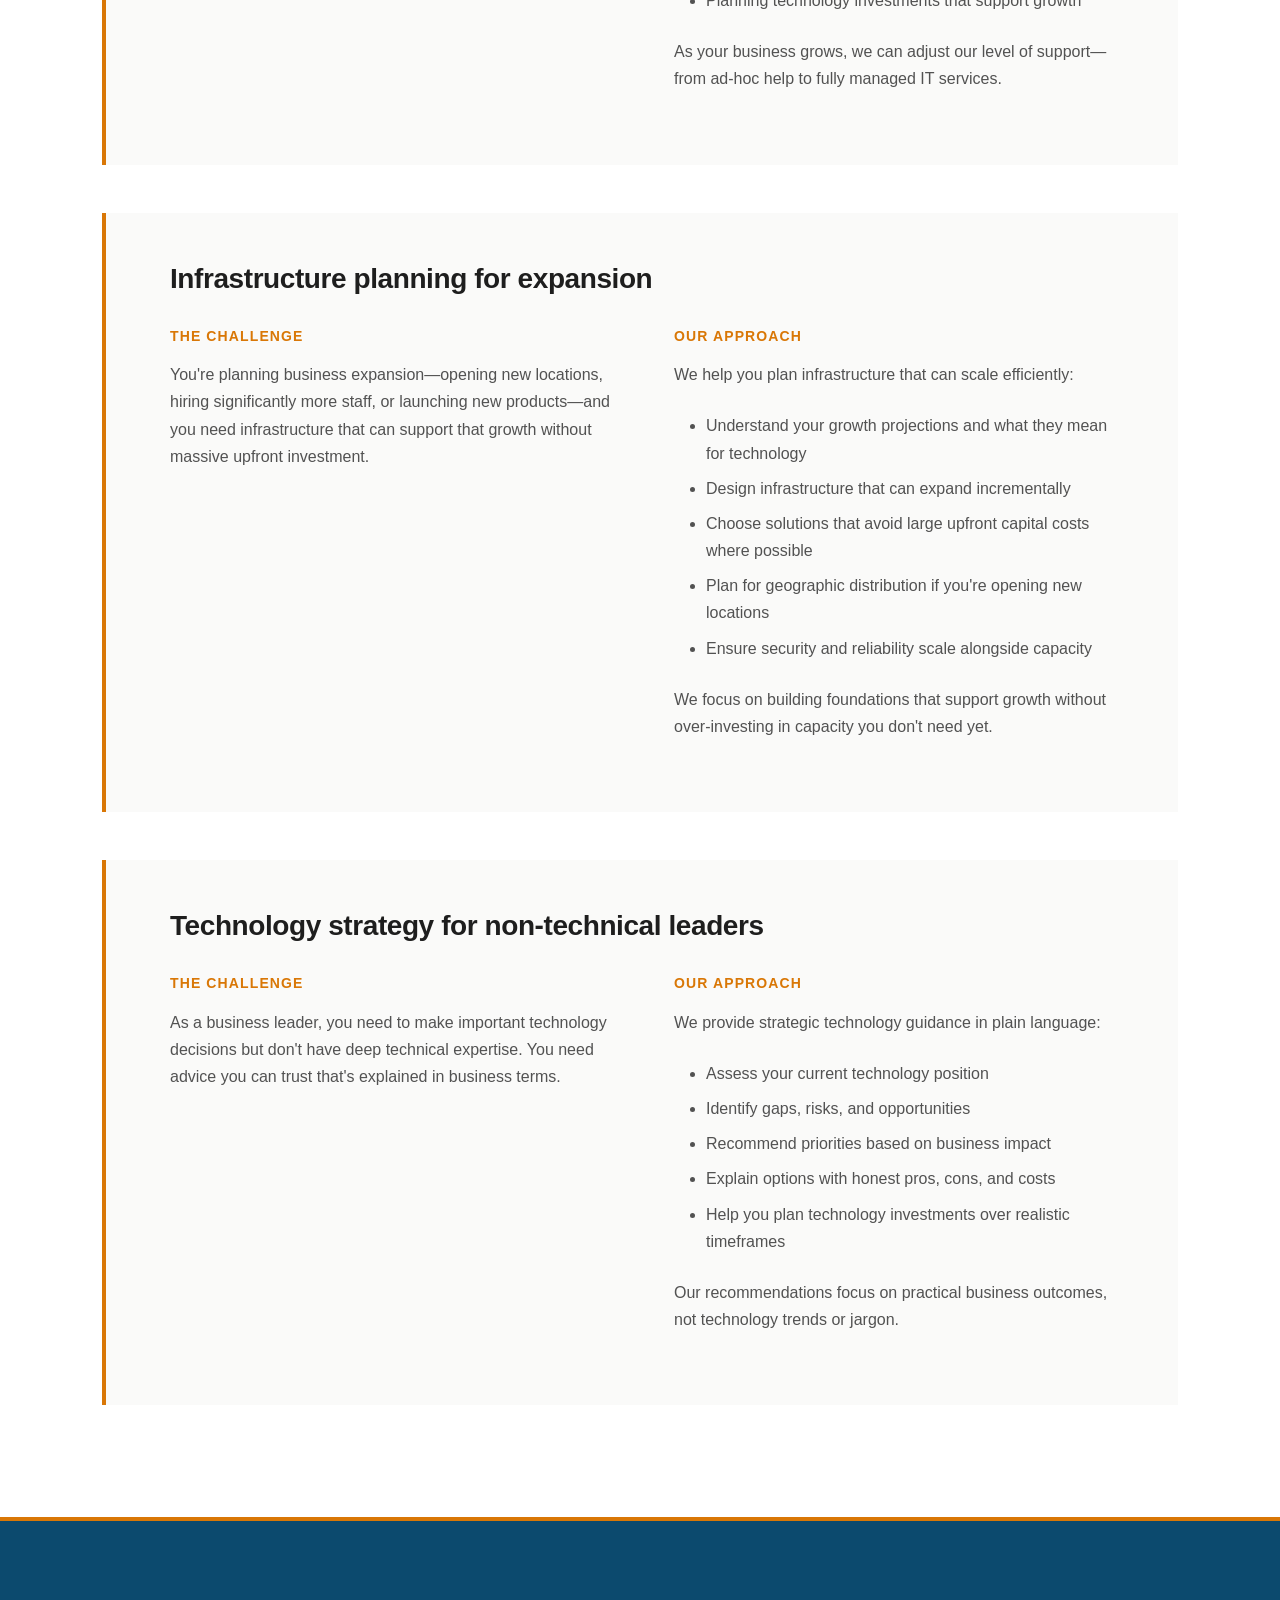
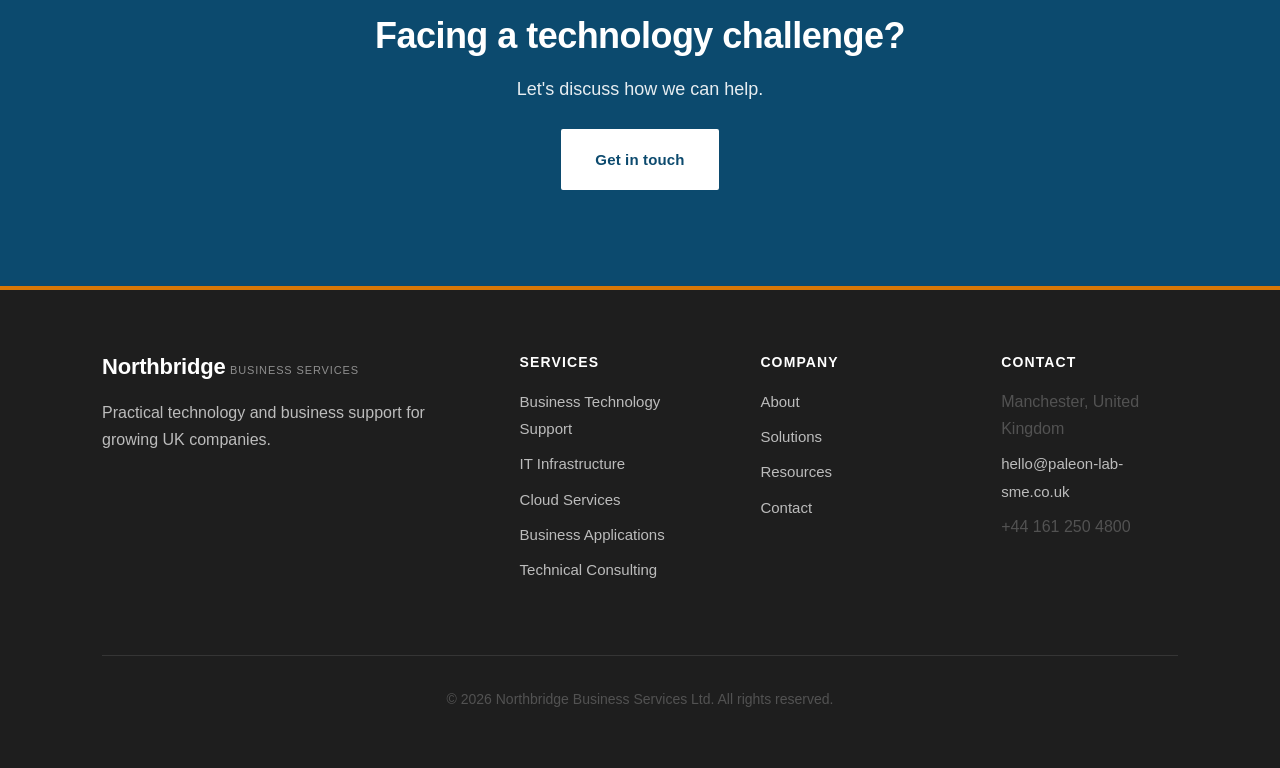
<file: solutions/index.html>
<!DOCTYPE html>
<html lang="en">
<head>
    <meta charset="UTF-8">
    <meta name="viewport" content="width=device-width, initial-scale=1.0">
    <title>Solutions | Northbridge Business Services</title>
    <meta name="description" content="Technology solutions for common business challenges - cloud migration, legacy modernisation, operational efficiency, and infrastructure planning.">
    <link rel="stylesheet" href="/css/main.css">
</head>
<body>
    <header class="site-header">
        <div class="container">
            <div class="header-content">
                <a href="/" class="logo">
                    <span class="logo-text">Northbridge</span>
                    <span class="logo-tagline">Business Services</span>
                </a>
                <nav class="main-nav" id="mainNav">
                    <ul>
                        <li><a href="/">Home</a></li>
                        <li><a href="/about">About</a></li>
                        <li><a href="/services">Services</a></li>
                        <li><a href="/solutions" class="active">Solutions</a></li>
                        <li><a href="/resources">Resources</a></li>
                        <li><a href="/contact" class="nav-cta">Contact</a></li>
                    </ul>
                </nav>
                <button class="mobile-menu-toggle" id="mobileMenuToggle" aria-label="Toggle menu">
                    <span></span>
                    <span></span>
                    <span></span>
                </button>
            </div>
        </div>
    </header>

    <main>
        <section class="page-hero">
            <div class="container">
                <h1>Solutions</h1>
                <p class="hero-subtitle">Practical approaches to common technology challenges facing UK businesses.</p>
            </div>
        </section>

        <section class="solutions-overview">
            <div class="container">
                <div class="solutions-intro">
                    <p>Every business faces technology challenges. Whether you're dealing with outdated systems, planning growth, or trying to improve efficiency, we've helped other businesses tackle similar problems.</p>
                    <p>Here are some of the situations we commonly work on:</p>
                </div>

                <article class="solution-card">
                    <h2>Modernising legacy systems</h2>
                    <div class="solution-content">
                        <div class="solution-problem">
                            <h3>The challenge</h3>
                            <p>Your business relies on systems that are outdated, difficult to maintain, or no longer supported. You know they need replacing, but the risk and disruption of migration feels overwhelming.</p>
                            <p>Legacy systems often contain years of business logic and data that's critical to operations. Simply "ripping out" old technology and replacing it rarely works.</p>
                        </div>
                        <div class="solution-approach">
                            <h3>Our approach</h3>
                            <p>We help you plan a phased modernisation that minimises risk and disruption. This typically involves:</p>
                            <ul>
                                <li>Understanding what your legacy systems actually do and why</li>
                                <li>Identifying which components need immediate replacement vs which can wait</li>
                                <li>Planning data migration with proper validation</li>
                                <li>Building integration layers so old and new systems can coexist during transition</li>
                                <li>Testing thoroughly before cutting over to new systems</li>
                            </ul>
                            <p>The goal is to modernise in stages, proving each step works before moving to the next.</p>
                        </div>
                    </div>
                </article>

                <article class="solution-card">
                    <h2>Moving workloads to the cloud</h2>
                    <div class="solution-content">
                        <div class="solution-problem">
                            <h3>The challenge</h3>
                            <p>You're considering moving to the cloud but aren't sure where to start, which workloads to migrate first, or how to avoid costly mistakes.</p>
                            <p>Cloud migration done badly can be expensive, disruptive, and deliver little real benefit.</p>
                        </div>
                        <div class="solution-approach">
                            <h3>Our approach</h3>
                            <p>We start by understanding which of your workloads would actually benefit from cloud deployment. Not everything belongs in the cloud.</p>
                            <p>Then we plan a migration that typically looks like:</p>
                            <ul>
                                <li>Start with non-critical workloads to learn and prove the approach</li>
                                <li>Migrate applications with clear cloud benefits (scaling, geographic distribution, etc.)</li>
                                <li>Keep workloads on-premises where that makes more sense</li>
                                <li>Build proper monitoring and cost controls from day one</li>
                                <li>Train your team so they can manage cloud infrastructure confidently</li>
                            </ul>
                            <p>We focus on delivering measurable business benefits, not just moving things for the sake of moving them.</p>
                        </div>
                    </div>
                </article>

                <article class="solution-card">
                    <h2>Improving operational efficiency</h2>
                    <div class="solution-content">
                        <div class="solution-problem">
                            <h3>The challenge</h3>
                            <p>Your team spends too much time on manual tasks, switching between systems, or dealing with technology that slows them down rather than helping them work.</p>
                            <p>You know there must be better ways to handle common operations, but finding the right solution requires time and expertise you don't have internally.</p>
                        </div>
                        <div class="solution-approach">
                            <h3>Our approach</h3>
                            <p>We work with your team to understand where time is being wasted and which improvements would deliver the most value.</p>
                            <p>Solutions might include:</p>
                            <ul>
                                <li>Automating repetitive tasks</li>
                                <li>Integrating disconnected systems so data flows automatically</li>
                                <li>Replacing manual spreadsheet processes with proper business applications</li>
                                <li>Streamlining approval workflows</li>
                                <li>Building dashboards so key information is visible without manual reporting</li>
                            </ul>
                            <p>We prioritise improvements that deliver quick wins while building toward longer-term transformation.</p>
                        </div>
                    </div>
                </article>

                <article class="solution-card">
                    <h2>IT support for growing businesses</h2>
                    <div class="solution-content">
                        <div class="solution-problem">
                            <h3>The challenge</h3>
                            <p>Your business is growing, but your IT setup hasn't kept pace. You're dealing with increasing technology issues, security concerns, and the realisation that you need proper IT support—but hiring full-time IT staff isn't viable yet.</p>
                        </div>
                        <div class="solution-approach">
                            <h3>Our approach</h3>
                            <p>We provide flexible IT support that scales with your business. This typically starts with:</p>
                            <ul>
                                <li>Assessing your current technology environment</li>
                                <li>Addressing immediate security and reliability concerns</li>
                                <li>Establishing proper backup and disaster recovery</li>
                                <li>Providing responsive helpdesk support for your team</li>
                                <li>Planning technology investments that support growth</li>
                            </ul>
                            <p>As your business grows, we can adjust our level of support—from ad-hoc help to fully managed IT services.</p>
                        </div>
                    </div>
                </article>

                <article class="solution-card">
                    <h2>Infrastructure planning for expansion</h2>
                    <div class="solution-content">
                        <div class="solution-problem">
                            <h3>The challenge</h3>
                            <p>You're planning business expansion—opening new locations, hiring significantly more staff, or launching new products—and you need infrastructure that can support that growth without massive upfront investment.</p>
                        </div>
                        <div class="solution-approach">
                            <h3>Our approach</h3>
                            <p>We help you plan infrastructure that can scale efficiently:</p>
                            <ul>
                                <li>Understand your growth projections and what they mean for technology</li>
                                <li>Design infrastructure that can expand incrementally</li>
                                <li>Choose solutions that avoid large upfront capital costs where possible</li>
                                <li>Plan for geographic distribution if you're opening new locations</li>
                                <li>Ensure security and reliability scale alongside capacity</li>
                            </ul>
                            <p>We focus on building foundations that support growth without over-investing in capacity you don't need yet.</p>
                        </div>
                    </div>
                </article>

                <article class="solution-card">
                    <h2>Technology strategy for non-technical leaders</h2>
                    <div class="solution-content">
                        <div class="solution-problem">
                            <h3>The challenge</h3>
                            <p>As a business leader, you need to make important technology decisions but don't have deep technical expertise. You need advice you can trust that's explained in business terms.</p>
                        </div>
                        <div class="solution-approach">
                            <h3>Our approach</h3>
                            <p>We provide strategic technology guidance in plain language:</p>
                            <ul>
                                <li>Assess your current technology position</li>
                                <li>Identify gaps, risks, and opportunities</li>
                                <li>Recommend priorities based on business impact</li>
                                <li>Explain options with honest pros, cons, and costs</li>
                                <li>Help you plan technology investments over realistic timeframes</li>
                            </ul>
                            <p>Our recommendations focus on practical business outcomes, not technology trends or jargon.</p>
                        </div>
                    </div>
                </article>
            </div>
        </section>

        <section class="cta-section">
            <div class="container">
                <div class="cta-content">
                    <h2>Facing a technology challenge?</h2>
                    <p>Let's discuss how we can help.</p>
                    <a href="/contact" class="btn btn-primary">Get in touch</a>
                </div>
            </div>
        </section>
    </main>

    <footer class="site-footer">
        <div class="container">
            <div class="footer-content">
                <div class="footer-col footer-col-main">
                    <div class="footer-logo">
                        <span class="logo-text">Northbridge</span>
                        <span class="logo-tagline">Business Services</span>
                    </div>
                    <p>Practical technology and business support for growing UK companies.</p>
                </div>
                <div class="footer-col">
                    <h4>Services</h4>
                    <ul>
                        <li><a href="/services">Business Technology Support</a></li>
                        <li><a href="/services">IT Infrastructure</a></li>
                        <li><a href="/services">Cloud Services</a></li>
                        <li><a href="/services">Business Applications</a></li>
                        <li><a href="/services">Technical Consulting</a></li>
                    </ul>
                </div>
                <div class="footer-col">
                    <h4>Company</h4>
                    <ul>
                        <li><a href="/about">About</a></li>
                        <li><a href="/solutions">Solutions</a></li>
                        <li><a href="/resources">Resources</a></li>
                        <li><a href="/contact">Contact</a></li>
                    </ul>
                </div>
                <div class="footer-col">
                    <h4>Contact</h4>
                    <ul>
                        <li>Manchester, United Kingdom</li>
                        <li><a href="mailto:hello@paleon-lab-sme.co.uk">hello@paleon-lab-sme.co.uk</a></li>
                        <li>+44 161 250 4800</li>
                    </ul>
                </div>
            </div>
            <div class="footer-bottom">
                <p>&copy; 2026 Northbridge Business Services Ltd. All rights reserved.</p>
            </div>
        </div>
    </footer>

    <script src="/js/main.js"></script>
</body>
</html>
</file>
<file: css/main.css>
/* ==========================================================================
   Northbridge Business Services - Redesigned Stylesheet
   Professional UK SME Visual Identity
   ========================================================================== */

/* Design Variables */
:root {
    /* Color Palette - Warm Professional */
    --color-primary: #d97706;
    --color-primary-dark: #b45309;
    --color-primary-light: #f59e0b;
    --color-accent: #0c4a6e;
    --color-accent-light: #0369a1;

    --color-text-primary: #1e1e1e;
    --color-text-secondary: #525252;
    --color-text-light: #737373;

    --color-background: #ffffff;
    --color-background-subtle: #fafaf9;
    --color-background-accent: #fffbeb;
    --color-border: #e5e5e5;
    --color-border-light: #f5f5f4;

    /* Typography */
    --font-sans: -apple-system, BlinkMacSystemFont, 'Segoe UI', 'Inter', Roboto, 'Helvetica Neue', Arial, sans-serif;
    --font-display: 'Georgia', 'Times New Roman', serif;

    /* Spacing Scale */
    --space-1: 0.25rem;
    --space-2: 0.5rem;
    --space-3: 0.75rem;
    --space-4: 1rem;
    --space-5: 1.5rem;
    --space-6: 2rem;
    --space-8: 3rem;
    --space-10: 4rem;
    --space-12: 6rem;
    --space-16: 8rem;

    --border-radius: 2px;
    --transition: all 0.25s cubic-bezier(0.4, 0, 0.2, 1);
    --container-max: 1140px;
}

/* Reset & Base */
* {
    margin: 0;
    padding: 0;
    box-sizing: border-box;
}

html {
    font-size: 16px;
    -webkit-font-smoothing: antialiased;
    -moz-osx-font-smoothing: grayscale;
}

body {
    font-family: var(--font-sans);
    color: var(--color-text-primary);
    background: var(--color-background);
    line-height: 1.7;
    font-weight: 400;
}

img {
    max-width: 100%;
    height: auto;
    display: block;
}

a {
    color: var(--color-primary);
    text-decoration: none;
    transition: var(--transition);
}

a:hover {
    color: var(--color-primary-dark);
}

/* Typography System */
h1, h2, h3, h4, h5, h6 {
    font-weight: 600;
    line-height: 1.25;
    color: var(--color-text-primary);
    margin-bottom: var(--space-4);
    font-family: var(--font-sans);
}

h1 {
    font-size: 3rem;
    font-weight: 700;
    letter-spacing: -0.02em;
}

h2 {
    font-size: 2.25rem;
    letter-spacing: -0.015em;
}

h3 {
    font-size: 1.5rem;
}

h4 {
    font-size: 1.25rem;
}

p {
    margin-bottom: var(--space-5);
    color: var(--color-text-secondary);
}

ul, ol {
    margin-bottom: var(--space-5);
    padding-left: var(--space-6);
    color: var(--color-text-secondary);
}

li {
    margin-bottom: var(--space-2);
}

strong {
    font-weight: 600;
    color: var(--color-text-primary);
}

/* Container */
.container {
    max-width: var(--container-max);
    margin: 0 auto;
    padding: 0 var(--space-6);
}

/* Header - Clean Minimal */
.site-header {
    background: var(--color-background);
    border-bottom: 1px solid var(--color-border);
    position: sticky;
    top: 0;
    z-index: 100;
    backdrop-filter: blur(8px);
    background: rgba(255, 255, 255, 0.95);
}

.header-content {
    display: flex;
    justify-content: space-between;
    align-items: center;
    padding: var(--space-5) 0;
}

.logo {
    display: flex;
    flex-direction: column;
    text-decoration: none;
}

.logo-text {
    font-size: 1.375rem;
    font-weight: 700;
    color: var(--color-text-primary);
    line-height: 1.2;
    letter-spacing: -0.01em;
}

.logo-tagline {
    font-size: 0.6875rem;
    color: var(--color-text-light);
    text-transform: uppercase;
    letter-spacing: 0.08em;
    margin-top: 2px;
}

/* Navigation - Simple Text Links */
.main-nav ul {
    display: flex;
    list-style: none;
    gap: var(--space-8);
    padding: 0;
    margin: 0;
}

.main-nav a {
    color: var(--color-text-secondary);
    font-weight: 500;
    font-size: 0.9375rem;
    padding: var(--space-2) 0;
    border-bottom: 2px solid transparent;
    transition: var(--transition);
    letter-spacing: 0.01em;
}

.main-nav a:hover,
.main-nav a.active {
    color: var(--color-primary);
    border-bottom-color: var(--color-primary);
}

.main-nav .nav-cta {
    color: var(--color-background);
    background: var(--color-primary);
    padding: var(--space-2) var(--space-5);
    border-radius: var(--border-radius);
    border-bottom: 2px solid transparent;
}

.main-nav .nav-cta:hover {
    background: var(--color-primary-dark);
    border-bottom-color: transparent;
}

.mobile-menu-toggle {
    display: none;
    flex-direction: column;
    gap: 5px;
    background: none;
    border: none;
    cursor: pointer;
    padding: var(--space-2);
}

.mobile-menu-toggle span {
    width: 24px;
    height: 2px;
    background: var(--color-text-primary);
    transition: var(--transition);
}

/* Button System */
.btn {
    display: inline-block;
    padding: var(--space-4) var(--space-6);
    font-weight: 600;
    border-radius: var(--border-radius);
    cursor: pointer;
    transition: var(--transition);
    border: 2px solid transparent;
    text-align: center;
    font-size: 0.9375rem;
    text-decoration: none;
    letter-spacing: 0.01em;
}

.btn-primary {
    background: var(--color-primary);
    color: var(--color-background);
    border-color: var(--color-primary);
}

.btn-primary:hover {
    background: var(--color-primary-dark);
    border-color: var(--color-primary-dark);
    color: var(--color-background);
    transform: translateY(-1px);
}

.btn-secondary {
    background: transparent;
    color: var(--color-text-primary);
    border-color: var(--color-text-primary);
}

.btn-secondary:hover {
    background: var(--color-text-primary);
    color: var(--color-background);
}

.btn-outline {
    background: transparent;
    color: var(--color-primary);
    border-color: var(--color-primary);
}

.btn-outline:hover {
    background: var(--color-primary);
    color: var(--color-background);
}

.btn-block {
    display: block;
    width: 100%;
}

/* Hero - Clean Centered */
.hero {
    padding: var(--space-16) 0 var(--space-12);
    background: linear-gradient(180deg, var(--color-background-subtle) 0%, var(--color-background) 100%);
    position: relative;
}

.hero::before {
    content: '';
    position: absolute;
    top: 0;
    left: 0;
    right: 0;
    height: 4px;
    background: linear-gradient(90deg, var(--color-primary) 0%, var(--color-accent) 100%);
}

.hero-content {
    max-width: 720px;
    margin: 0 auto;
    text-align: center;
}

.hero h1 {
    font-size: 3.5rem;
    margin-bottom: var(--space-5);
    color: var(--color-text-primary);
}

.hero-subtitle {
    font-size: 1.25rem;
    color: var(--color-text-secondary);
    margin-bottom: var(--space-8);
    line-height: 1.6;
}

.hero-actions {
    display: flex;
    gap: var(--space-4);
    justify-content: center;
    flex-wrap: wrap;
}

/* Page Hero - Simpler */
.page-hero {
    padding: var(--space-12) 0 var(--space-8);
    background: var(--color-background-subtle);
    border-bottom: 1px solid var(--color-border);
    text-align: center;
}

.page-hero h1 {
    margin-bottom: var(--space-3);
    font-size: 2.75rem;
}

.page-hero .hero-subtitle {
    font-size: 1.125rem;
    color: var(--color-text-secondary);
    max-width: 640px;
    margin: 0 auto;
}

/* Section Styles */
section {
    padding: var(--space-12) 0;
}

.section-header {
    text-align: center;
    max-width: 680px;
    margin: 0 auto var(--space-10);
}

.section-header h2 {
    margin-bottom: var(--space-4);
}

.section-header p {
    font-size: 1.125rem;
    color: var(--color-text-secondary);
}

/* Services Overview - List Based */
.services-overview {
    background: var(--color-background);
}

.services-list {
    display: grid;
    grid-template-columns: 1fr;
    gap: var(--space-10);
    max-width: 800px;
    margin: 0 auto;
}

.service-item {
    display: grid;
    grid-template-columns: 80px 1fr;
    gap: var(--space-6);
    padding-bottom: var(--space-10);
    border-bottom: 1px solid var(--color-border-light);
}

.service-item:last-child {
    border-bottom: none;
    padding-bottom: 0;
}

.service-number {
    font-size: 3rem;
    font-weight: 700;
    color: var(--color-primary);
    opacity: 0.3;
    line-height: 1;
}

.service-content h3 {
    font-size: 1.5rem;
    margin-bottom: var(--space-3);
}

.service-content p {
    margin-bottom: 0;
}

/* Why Us - Simple Grid */
.why-us {
    background: var(--color-background-accent);
}

.reasons-grid {
    display: grid;
    grid-template-columns: repeat(2, 1fr);
    gap: var(--space-8) var(--space-10);
    max-width: 900px;
    margin: 0 auto;
}

.reason {
    position: relative;
    padding-left: var(--space-5);
}

.reason::before {
    content: '';
    position: absolute;
    left: 0;
    top: 8px;
    width: 3px;
    height: 24px;
    background: var(--color-primary);
}

.reason h3 {
    font-size: 1.125rem;
    margin-bottom: var(--space-3);
    font-weight: 600;
}

.reason p {
    margin-bottom: 0;
    font-size: 0.9375rem;
}

/* Approach - Two Column */
.approach {
    background: var(--color-background);
}

.approach-content {
    display: grid;
    grid-template-columns: 1.5fr 1fr;
    gap: var(--space-10);
    align-items: start;
}

.approach-text h2 {
    margin-bottom: var(--space-5);
}

.approach-visual {
    background: var(--color-background-subtle);
    padding: var(--space-8);
    border-left: 4px solid var(--color-primary);
}

.stat-box {
    padding: var(--space-6) 0;
    border-bottom: 1px solid var(--color-border);
}

.stat-box:last-child {
    border-bottom: none;
    padding-bottom: 0;
}

.stat-number {
    font-size: 3rem;
    font-weight: 700;
    color: var(--color-primary);
    line-height: 1;
    margin-bottom: var(--space-2);
}

.stat-label {
    font-size: 0.9375rem;
    color: var(--color-text-secondary);
}

/* Resources - Minimal Cards */
.resources-highlight {
    background: var(--color-background-subtle);
}

.resources-grid {
    display: grid;
    grid-template-columns: repeat(3, 1fr);
    gap: var(--space-8);
}

.resource-card {
    background: var(--color-background);
    padding: var(--space-6);
    border: 1px solid var(--color-border);
    transition: var(--transition);
}

.resource-card:hover {
    border-color: var(--color-primary);
    transform: translateY(-2px);
}

.resource-meta {
    font-size: 0.75rem;
    text-transform: uppercase;
    font-weight: 600;
    color: var(--color-primary);
    letter-spacing: 0.08em;
    margin-bottom: var(--space-3);
}

.resource-card h3 {
    font-size: 1.125rem;
    margin-bottom: var(--space-3);
    line-height: 1.4;
}

.resource-card p {
    color: var(--color-text-secondary);
    font-size: 0.9375rem;
    margin-bottom: var(--space-4);
    line-height: 1.6;
}

.resource-link {
    color: var(--color-primary);
    font-weight: 600;
    font-size: 0.875rem;
    text-transform: uppercase;
    letter-spacing: 0.05em;
}

.resource-link:hover {
    color: var(--color-primary-dark);
}

/* CTA Section */
.cta-section {
    background: var(--color-accent);
    color: var(--color-background);
    position: relative;
}

.cta-section::before {
    content: '';
    position: absolute;
    top: 0;
    left: 0;
    right: 0;
    height: 4px;
    background: var(--color-primary);
}

.cta-content {
    text-align: center;
    max-width: 600px;
    margin: 0 auto;
}

.cta-section h2 {
    color: var(--color-background);
    margin-bottom: var(--space-4);
}

.cta-section p {
    color: rgba(255, 255, 255, 0.9);
    font-size: 1.125rem;
}

.cta-section .btn-primary {
    background: var(--color-background);
    color: var(--color-accent);
    border-color: var(--color-background);
}

.cta-section .btn-primary:hover {
    background: var(--color-primary);
    border-color: var(--color-primary);
    color: var(--color-background);
}

/* Content Pages */
.content-section {
    padding: var(--space-10) 0;
}

.content-grid {
    display: grid;
    grid-template-columns: 2.5fr 1fr;
    gap: var(--space-10);
}

.content-main h2 {
    margin-top: var(--space-10);
    padding-top: var(--space-10);
    border-top: 1px solid var(--color-border-light);
}

.content-main h2:first-child {
    margin-top: 0;
    padding-top: 0;
    border-top: none;
}

.values-list {
    display: grid;
    gap: var(--space-8);
    margin-top: var(--space-6);
}

.value-item {
    padding-left: var(--space-5);
    position: relative;
}

.value-item::before {
    content: '';
    position: absolute;
    left: 0;
    top: 6px;
    width: 3px;
    height: 20px;
    background: var(--color-primary);
}

.value-item h3 {
    font-size: 1.125rem;
    margin-bottom: var(--space-3);
}

.value-item p {
    margin-bottom: 0;
    font-size: 0.9375rem;
}

/* Sidebar */
.content-sidebar {
    display: flex;
    flex-direction: column;
    gap: var(--space-6);
}

.sidebar-card {
    padding: var(--space-6);
    background: var(--color-background-subtle);
    border-left: 4px solid var(--color-primary);
}

.sidebar-card h3 {
    font-size: 1rem;
    margin-bottom: var(--space-4);
    text-transform: uppercase;
    letter-spacing: 0.05em;
}

.stats-list {
    list-style: none;
    padding: 0;
}

.stats-list li {
    padding: var(--space-3) 0;
    border-bottom: 1px solid var(--color-border);
    margin-bottom: 0;
    font-size: 0.9375rem;
}

.stats-list li:last-child {
    border-bottom: none;
}

/* Services Detail */
.services-detail {
    padding: var(--space-10) 0;
}

.service-detail-card {
    background: var(--color-background);
    border-left: 4px solid var(--color-primary);
    padding: var(--space-8) var(--space-10);
    margin-bottom: var(--space-10);
    background: var(--color-background-subtle);
}

.service-detail-header {
    margin-bottom: var(--space-6);
    padding-bottom: var(--space-6);
    border-bottom: 1px solid var(--color-border);
}

.service-detail-header h2 {
    margin-bottom: var(--space-2);
    font-size: 2rem;
}

.service-tagline {
    font-size: 1.125rem;
    color: var(--color-text-secondary);
    margin-bottom: 0;
}

.service-detail-content h3 {
    margin-top: var(--space-8);
    font-size: 1.25rem;
    color: var(--color-primary);
}

/* Solutions */
.solutions-overview {
    padding: var(--space-10) 0;
}

.solutions-intro {
    max-width: 760px;
    margin: 0 auto var(--space-10);
    text-align: center;
}

.solutions-intro p {
    font-size: 1.125rem;
}

.solution-card {
    background: var(--color-background-subtle);
    border-left: 4px solid var(--color-primary);
    padding: var(--space-8) var(--space-10);
    margin-bottom: var(--space-8);
}

.solution-card h2 {
    margin-bottom: var(--space-6);
    font-size: 1.75rem;
}

.solution-content {
    display: grid;
    grid-template-columns: 1fr 1fr;
    gap: var(--space-10);
}

.solution-problem h3,
.solution-approach h3 {
    color: var(--color-primary);
    font-size: 0.875rem;
    text-transform: uppercase;
    letter-spacing: 0.08em;
    margin-bottom: var(--space-4);
    font-weight: 600;
}

/* Resources Listing */
.resources-listing {
    padding: var(--space-10) 0;
}

.resource-article {
    background: var(--color-background);
    border-left: 4px solid var(--color-primary);
    padding: var(--space-8) var(--space-10);
    margin-bottom: var(--space-10);
    background: var(--color-background-subtle);
}

.resource-article .resource-meta {
    display: flex;
    gap: var(--space-4);
    margin-bottom: var(--space-4);
    align-items: center;
}

.resource-type {
    display: inline-block;
    padding: var(--space-1) var(--space-3);
    background: var(--color-primary);
    color: var(--color-background);
    font-size: 0.75rem;
    font-weight: 600;
    text-transform: uppercase;
    letter-spacing: 0.08em;
}

.resource-date {
    color: var(--color-text-light);
    font-size: 0.875rem;
}

.resource-article h2 {
    font-size: 1.875rem;
    margin-bottom: var(--space-6);
}

.resource-intro {
    font-size: 1.125rem;
    color: var(--color-text-secondary);
    font-style: italic;
    margin-bottom: var(--space-6);
    padding-left: var(--space-5);
    border-left: 3px solid var(--color-primary);
}

.resource-content h3 {
    margin-top: var(--space-6);
    font-size: 1.25rem;
    color: var(--color-primary);
}

/* Contact */
.contact-section {
    padding: var(--space-10) 0;
}

.contact-grid {
    display: grid;
    grid-template-columns: 1fr 1.5fr;
    gap: var(--space-10);
}

.contact-info h2 {
    margin-bottom: var(--space-6);
}

.contact-details {
    display: grid;
    gap: var(--space-6);
    margin-bottom: var(--space-8);
}

.contact-item h3 {
    font-size: 0.75rem;
    text-transform: uppercase;
    color: var(--color-text-light);
    letter-spacing: 0.08em;
    margin-bottom: var(--space-2);
    font-weight: 600;
}

.contact-item p {
    margin-bottom: 0;
    color: var(--color-text-primary);
}

.contact-note {
    background: var(--color-background-accent);
    padding: var(--space-6);
    border-left: 3px solid var(--color-primary);
}

.contact-note h3 {
    font-size: 1rem;
    margin-bottom: var(--space-3);
    text-transform: none;
    letter-spacing: 0;
}

.contact-note p {
    font-size: 0.9375rem;
}

.contact-note p:last-child {
    margin-bottom: 0;
}

/* Forms */
.contact-form-container {
    background: var(--color-background-subtle);
    padding: var(--space-8);
    border-left: 4px solid var(--color-primary);
}

.contact-form-container h2 {
    margin-bottom: var(--space-6);
}

.form-group {
    margin-bottom: var(--space-5);
}

.form-group label {
    display: block;
    font-weight: 600;
    margin-bottom: var(--space-2);
    color: var(--color-text-primary);
    font-size: 0.9375rem;
}

.form-group input,
.form-group textarea {
    width: 100%;
    padding: var(--space-3) var(--space-4);
    border: 1px solid var(--color-border);
    font-family: var(--font-sans);
    font-size: 1rem;
    transition: var(--transition);
    background: var(--color-background);
}

.form-group input:focus,
.form-group textarea:focus {
    outline: none;
    border-color: var(--color-primary);
    box-shadow: 0 0 0 3px rgba(217, 119, 6, 0.1);
}

.form-note {
    font-size: 0.875rem;
    color: var(--color-text-light);
    margin-top: var(--space-4);
}

.contact-alternative {
    background: var(--color-background-subtle);
}

.alternative-grid {
    display: grid;
    grid-template-columns: repeat(3, 1fr);
    gap: var(--space-8);
}

.alternative-card {
    background: var(--color-background);
    padding: var(--space-6);
    border: 1px solid var(--color-border);
    text-align: center;
    transition: var(--transition);
}

.alternative-card:hover {
    border-color: var(--color-primary);
    transform: translateY(-2px);
}

.alternative-card h3 {
    font-size: 1.125rem;
    margin-bottom: var(--space-3);
}

.alternative-card p {
    margin-bottom: var(--space-5);
    font-size: 0.9375rem;
}

/* Footer - Horizontal */
.site-footer {
    background: var(--color-text-primary);
    color: rgba(255, 255, 255, 0.7);
    padding: var(--space-10) 0 var(--space-6);
    border-top: 4px solid var(--color-primary);
}

.footer-content {
    display: grid;
    grid-template-columns: 2fr 1fr 1fr 1fr;
    gap: var(--space-10);
    margin-bottom: var(--space-8);
}

.footer-logo {
    margin-bottom: var(--space-4);
}

.footer-logo .logo-text {
    color: var(--color-background);
}

.footer-logo .logo-tagline {
    color: rgba(255, 255, 255, 0.5);
}

.footer-col-main p {
    color: rgba(255, 255, 255, 0.7);
}

.footer-col h4 {
    color: var(--color-background);
    font-size: 0.875rem;
    text-transform: uppercase;
    letter-spacing: 0.08em;
    margin-bottom: var(--space-4);
    font-weight: 600;
}

.footer-col ul {
    list-style: none;
    padding: 0;
}

.footer-col li {
    margin-bottom: var(--space-2);
}

.footer-col a {
    color: rgba(255, 255, 255, 0.7);
    transition: var(--transition);
    font-size: 0.9375rem;
}

.footer-col a:hover {
    color: var(--color-primary);
}

.footer-bottom {
    padding-top: var(--space-6);
    border-top: 1px solid rgba(255, 255, 255, 0.1);
    text-align: center;
    font-size: 0.875rem;
    color: rgba(255, 255, 255, 0.5);
}

/* Responsive Design */
@media (max-width: 1024px) {
    .approach-content,
    .content-grid,
    .contact-grid,
    .solution-content {
        grid-template-columns: 1fr;
    }

    .footer-content {
        grid-template-columns: 1fr 1fr;
    }

    .footer-col-main {
        grid-column: 1 / -1;
    }

    .resources-grid,
    .alternative-grid {
        grid-template-columns: 1fr;
    }

    .reasons-grid {
        grid-template-columns: 1fr;
    }
}

@media (max-width: 768px) {
    :root {
        --space-12: 4rem;
        --space-16: 6rem;
    }

    h1 {
        font-size: 2.25rem;
    }

    h2 {
        font-size: 1.875rem;
    }

    .hero h1 {
        font-size: 2.5rem;
    }

    .hero {
        padding: var(--space-12) 0 var(--space-10);
    }

    .hero-subtitle {
        font-size: 1.125rem;
    }

    .hero-actions {
        flex-direction: column;
        align-items: stretch;
    }

    section {
        padding: var(--space-10) 0;
    }

    .main-nav {
        display: none;
    }

    .main-nav.active {
        display: block;
        position: absolute;
        top: 100%;
        left: 0;
        right: 0;
        background: rgba(255, 255, 255, 0.98);
        border-bottom: 1px solid var(--color-border);
        box-shadow: 0 4px 6px rgba(0, 0, 0, 0.1);
        backdrop-filter: blur(8px);
    }

    .main-nav.active ul {
        flex-direction: column;
        gap: 0;
        padding: var(--space-4);
    }

    .main-nav.active a {
        display: block;
        padding: var(--space-3);
        border-bottom: none;
        border-left: 2px solid transparent;
    }

    .main-nav.active a:hover,
    .main-nav.active a.active {
        border-left-color: var(--color-primary);
        border-bottom-color: transparent;
    }

    .mobile-menu-toggle {
        display: flex;
    }

    .service-item {
        grid-template-columns: 60px 1fr;
        gap: var(--space-4);
    }

    .service-number {
        font-size: 2rem;
    }

    .footer-content {
        grid-template-columns: 1fr;
    }
}

@media (max-width: 480px) {
    .container {
        padding: 0 var(--space-4);
    }

    .service-item {
        grid-template-columns: 1fr;
        gap: var(--space-3);
    }

    .service-number {
        font-size: 1.5rem;
    }
}

/* Keyboard Navigation */
body.keyboard-nav *:focus {
    outline: 2px solid var(--color-primary);
    outline-offset: 2px;
}
</file>
